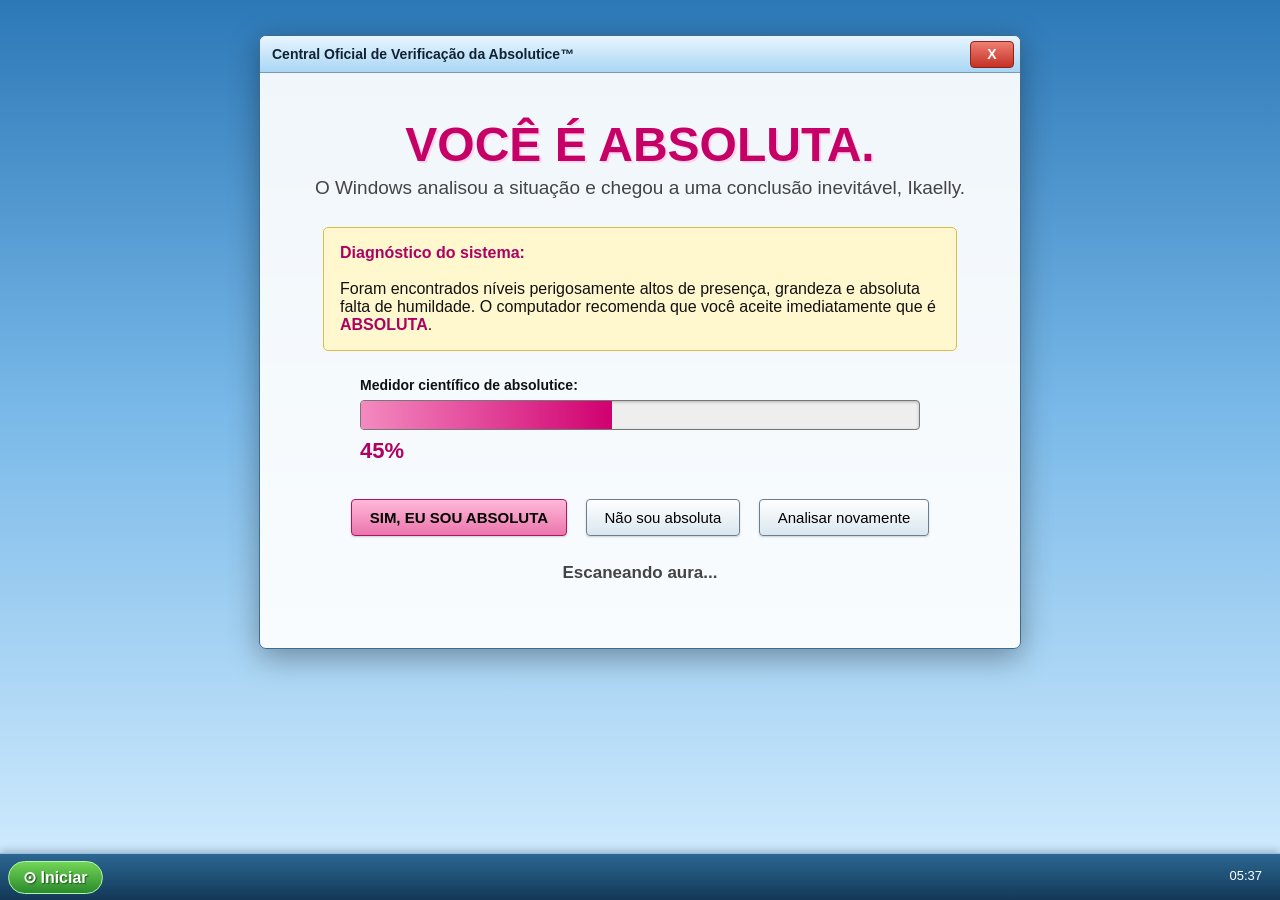
<file: absoluta/index.html>
<!DOCTYPE html>
<html lang="pt-BR">
<head>
<meta charset="UTF-8">
<title>VOCÊ É ABSOLUTA</title>
<meta http-equiv="X-UA-Compatible" content="IE=edge">
<style>
    html, body {
        margin: 0;
        padding: 0;
        font-family: "Segoe UI", Tahoma, Arial, sans-serif;
        background: #0b4f8a;
        color: #111;
        height: 100%;
        overflow-x: hidden;
    }

    body {
        background:
            linear-gradient(#2c78b7 0%, #78b8e8 45%, #d7efff 100%);
    }

    .desktop {
        min-height: 100vh;
        padding: 35px 15px 70px 15px;
        box-sizing: border-box;
        text-align: center;
    }

    .window {
        width: 760px;
        max-width: 94%;
        margin: 0 auto;
        border: 1px solid #3f6c8d;
        border-radius: 7px;
        box-shadow: 0 8px 30px rgba(0,0,0,.35);
        background: rgba(255,255,255,.93);
        overflow: hidden;
    }

    .titlebar {
        height: 36px;
        line-height: 36px;
        text-align: left;
        padding-left: 12px;
        font-size: 14px;
        font-weight: bold;
        color: #123;
        background: linear-gradient(#e9f6ff, #a9d6f4);
        border-bottom: 1px solid #789bb4;
        position: relative;
    }

    .close {
        position: absolute;
        right: 6px;
        top: 5px;
        width: 42px;
        height: 25px;
        line-height: 25px;
        text-align: center;
        color: white;
        font-weight: bold;
        border-radius: 4px;
        background: linear-gradient(#ef7e72, #c43125);
        border: 1px solid #942117;
        cursor: pointer;
    }

    .content {
        padding: 34px 28px 30px 28px;
    }

    .mega {
        font-size: 48px;
        font-weight: 900;
        margin: 10px 0 5px 0;
        color: #c50066;
        text-shadow: 2px 2px 0 #ffd5ec;
    }

    .sub {
        font-size: 19px;
        color: #444;
        margin-bottom: 28px;
    }

    .alertbox {
        background: #fff8cf;
        border: 1px solid #d8bf4c;
        padding: 16px;
        margin: 18px auto;
        max-width: 600px;
        text-align: left;
        border-radius: 5px;
    }

    .alertbox strong {
        color: #ad0060;
    }

    .meter-wrap {
        max-width: 560px;
        margin: 26px auto 16px auto;
        text-align: left;
    }

    .meter-label {
        font-size: 14px;
        margin-bottom: 7px;
        font-weight: bold;
    }

    .meter {
        height: 28px;
        border: 1px solid #777;
        border-radius: 4px;
        background: #eee;
        overflow: hidden;
        box-shadow: inset 0 1px 3px rgba(0,0,0,.25);
    }

    .meter-fill {
        width: 0%;
        height: 100%;
        background: linear-gradient(90deg, #f48ac0, #d00070);
        transition: width 1.4s ease;
    }

    .percent {
        font-size: 22px;
        font-weight: bold;
        margin-top: 8px;
        color: #b00061;
    }

    .buttons {
        margin-top: 28px;
    }

    button {
        font-family: "Segoe UI", Tahoma, Arial, sans-serif;
        font-size: 15px;
        padding: 9px 18px;
        margin: 7px;
        border: 1px solid #6b7f8e;
        border-radius: 4px;
        background: linear-gradient(#ffffff, #d9e7ef);
        box-shadow: 0 1px 2px rgba(0,0,0,.18);
        cursor: pointer;
    }

    button:hover {
        background: linear-gradient(#ffffff, #cfefff);
    }

    .primary {
        border-color: #aa1760;
        background: linear-gradient(#ffb8d9, #eb75ac);
        font-weight: bold;
    }

    .primary:hover {
        background: linear-gradient(#ffcce3, #ef8fba);
    }

    .status {
        margin: 20px auto 0 auto;
        min-height: 55px;
        font-size: 17px;
        font-weight: bold;
        color: #444;
    }

    .taskbar {
        position: fixed;
        left: 0;
        right: 0;
        bottom: 0;
        height: 46px;
        background: linear-gradient(rgba(34,95,140,.95), rgba(15,52,84,.98));
        border-top: 1px solid #8bc1e9;
        box-shadow: 0 -2px 8px rgba(0,0,0,.25);
        text-align: left;
        z-index: 50;
    }

    .start {
        display: inline-block;
        margin: 7px 0 0 8px;
        padding: 6px 14px;
        border-radius: 18px;
        color: white;
        font-weight: bold;
        background: linear-gradient(#72d455, #2a8b2d);
        border: 1px solid #b8f7aa;
        text-shadow: 1px 1px 1px #245a1d;
    }

    .clock {
        float: right;
        color: white;
        padding: 14px 18px 0 0;
        font-size: 13px;
    }

    .popup {
        display: none;
        position: fixed;
        z-index: 100;
        width: 430px;
        max-width: 90%;
        left: 50%;
        top: 50%;
        transform: translate(-50%, -50%);
        background: white;
        border: 1px solid #4f718b;
        border-radius: 7px;
        box-shadow: 0 10px 40px rgba(0,0,0,.55);
        overflow: hidden;
    }

    .popup-body {
        padding: 25px;
        font-size: 17px;
    }

    .popup-title {
        font-weight: bold;
        padding: 9px 12px;
        background: linear-gradient(#e8f7ff, #a4d2ef);
        border-bottom: 1px solid #789bb4;
    }

    .overlay {
        display: none;
        position: fixed;
        z-index: 90;
        left: 0; top: 0; right: 0; bottom: 0;
        background: rgba(0,0,0,.28);
    }

    .spark {
        position: fixed;
        font-size: 24px;
        z-index: 200;
        pointer-events: none;
    }

    @media (max-width: 600px) {
        .mega { font-size: 34px; }
        .content { padding: 24px 16px; }
    }
</style>
</head>
<body>

<div class="desktop">
    <div class="window">
        <div class="titlebar">
            Central Oficial de Verificação da Absolutice™
            <div class="close" onclick="fakeClose()">X</div>
        </div>

        <div class="content">
            <div class="mega">VOCÊ É ABSOLUTA.</div>
            <div class="sub">O Windows analisou a situação e chegou a uma conclusão inevitável, Ikaelly.</div>

            <div class="alertbox">
                <strong>Diagnóstico do sistema:</strong><br><br>
                Foram encontrados níveis perigosamente altos de presença, grandeza e absoluta falta de humildade.
                O computador recomenda que você aceite imediatamente que é <strong>ABSOLUTA</strong>.
            </div>

            <div class="meter-wrap">
                <div class="meter-label">Medidor científico de absolutice:</div>
                <div class="meter">
                    <div class="meter-fill" id="meterFill"></div>
                </div>
                <div class="percent" id="percent">0%</div>
            </div>

            <div class="buttons">
                <button class="primary" onclick="confirmAbsolute()">SIM, EU SOU ABSOLUTA</button>
                <button id="noButton" onmouseover="escapeButton()" onclick="denyAbsolute()">Não sou absoluta</button>
                <button onclick="scanAgain()">Analisar novamente</button>
            </div>

            <div class="status" id="status">
                Aguardando confirmação do óbvio...
            </div>
        </div>
    </div>
</div>

<div class="overlay" id="overlay"></div>

<div class="popup" id="popup">
    <div class="popup-title">Windows - Informação Importante</div>
    <div class="popup-body">
        <div id="popupText">
            Operação concluída com sucesso.
        </div>
        <br>
        <button class="primary" onclick="closePopup()">OK, entendi que sou absoluta</button>
    </div>
</div>

<div class="taskbar">
    <span class="start">⊙ Iniciar</span>
    <span class="clock" id="clock">00:00</span>
</div>

<script>
(function () {
    function byId(id) {
        return document.getElementById(id);
    }

    function setMeter(value) {
        if (value > 999) value = 999;
        byId("meterFill").style.width = (value > 100 ? 100 : value) + "%";
        byId("percent").innerHTML = value + "%";
    }

    window.scanAgain = function () {
        var status = byId("status");
        var value = 0;
        status.innerHTML = "Escaneando aura...";
        setMeter(0);

        var timer = setInterval(function () {
            value += 7 + Math.floor(Math.random() * 13);
            if (value >= 100) {
                clearInterval(timer);
                setMeter(137);
                status.innerHTML = "ERRO: o medidor só vai até 100%. Você atingiu 137%.";
                showPopup("Falha no equipamento: absolutice acima da capacidade suportada.");
                sparkle();
            } else {
                setMeter(value);
            }
        }, 110);
    };

    window.confirmAbsolute = function () {
        setMeter(999);
        byId("status").innerHTML = "CONFIRMADO: absoluta em modo máximo. Nenhuma atualização necessária.";
        showPopup("Licença de ABSOLUTA ativada permanentemente. Validade: para sempre.");
        sparkle();
    };

    window.denyAbsolute = function () {
        byId("status").innerHTML = "Tentativa de negação detectada e ignorada pelo sistema.";
        showPopup("A opção 'não sou absoluta' não está disponível porque ela é factualmente incorreta.");
    };

    window.escapeButton = function () {
        var btn = byId("noButton");
        var left = Math.floor(Math.random() * 180) - 90;
        var top = Math.floor(Math.random() * 70) - 35;
        btn.style.position = "relative";
        btn.style.left = left + "px";
        btn.style.top = top + "px";
        byId("status").innerHTML = "O botão tentou fugir. Até ele sabe.";
    };

    window.fakeClose = function () {
        showPopup("Não é possível fechar a verdade. Código do erro: ABSOLUTA-100%");
    };

    function showPopup(text) {
        byId("popupText").innerHTML = text;
        byId("overlay").style.display = "block";
        byId("popup").style.display = "block";
    }

    window.closePopup = function () {
        byId("overlay").style.display = "none";
        byId("popup").style.display = "none";
    };

    function sparkle() {
        var icons = ["★", "✦", "♥", "ABSOLUTA"];
        var i;
        for (i = 0; i < 26; i++) {
            (function(index) {
                var el = document.createElement("div");
                el.className = "spark";
                el.innerHTML = icons[index % icons.length];
                el.style.left = Math.floor(Math.random() * 90) + "%";
                el.style.top = "-30px";
                el.style.fontSize = (16 + Math.floor(Math.random() * 18)) + "px";
                document.body.appendChild(el);

                var y = -30;
                var speed = 3 + Math.random() * 5;

                var fall = setInterval(function() {
                    y += speed;
                    el.style.top = y + "px";
                    if (y > window.innerHeight + 30) {
                        clearInterval(fall);
                        if (el.parentNode) {
                            el.parentNode.removeChild(el);
                        }
                    }
                }, 20);
            })(i);
        }
    }

    function updateClock() {
        var d = new Date();
        var h = d.getHours();
        var m = d.getMinutes();
        if (h < 10) h = "0" + h;
        if (m < 10) m = "0" + m;
        byId("clock").innerHTML = h + ":" + m;
    }

    updateClock();
    setInterval(updateClock, 30000);

    setTimeout(function () {
        scanAgain();
    }, 700);
})();
</script>

</body>
</html>
</file>
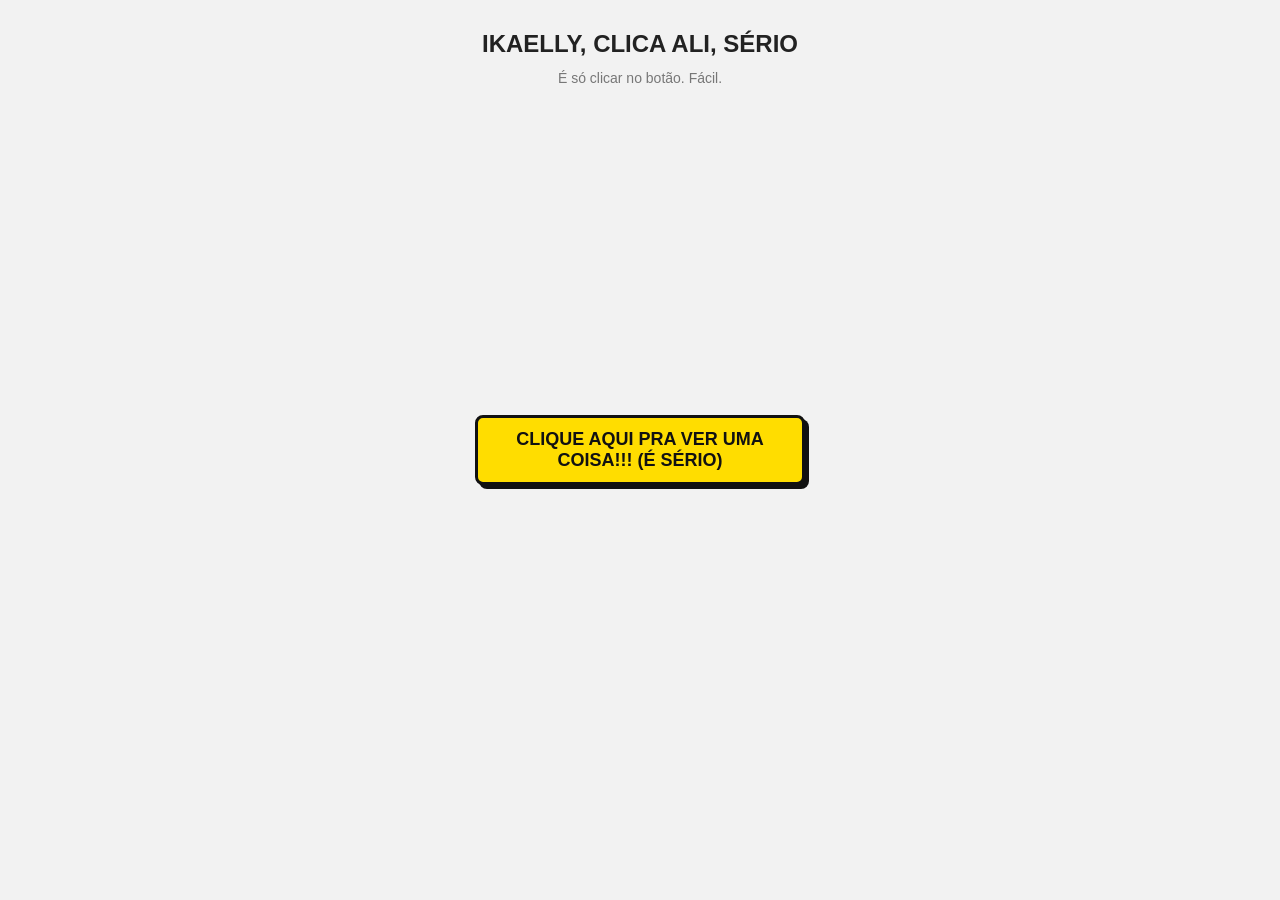
<file: clicaqui/index.html>
<!DOCTYPE html>
<html lang="pt-BR">
<head>
    <meta charset="UTF-8">
    <meta http-equiv="X-UA-Compatible" content="IE=edge">
    <meta name="viewport" content="width=device-width, initial-scale=1.0">
    <title>É sério!!!</title>
    <style type="text/css">
        html, body {
            width: 100%;
            height: 100%;
            margin: 0;
            padding: 0;
            overflow: hidden;
            background: #f2f2f2;
            font-family: Arial, Helvetica, sans-serif;
        }
        #titulo {
            position: absolute;
            top: 30px;
            left: 0;
            width: 100%;
            text-align: center;
            font-size: 24px;
            font-weight: bold;
            color: #222222;
        }
        #mensagem {
            position: absolute;
            top: 70px;
            left: 0;
            width: 100%;
            text-align: center;
            font-size: 14px;
            color: #777777;
        }
        #botao {
            position: absolute;
            width: 330px;
            height: 70px;
            left: 50%;
            top: 50%;
            margin-left: -165px;
            margin-top: -35px;
            border: 3px solid #111111;
            border-radius: 8px;
            background: #ffdd00;
            color: #111111;
            font-family: Arial, Helvetica, sans-serif;
            font-size: 18px;
            font-weight: bold;
            cursor: pointer;
            outline: none;
            box-shadow: 4px 4px 0 #111111;
        }
        #contador {
            position: absolute;
            bottom: 20px;
            left: 0;
            width: 100%;
            text-align: center;
            font-size: 13px;
            color: #999999;
        }
    </style>
</head>
<body>
    <div id="titulo">IKAELLY, CLICA ALI, SÉRIO</div>
    <div id="mensagem">É só clicar no botão. Fácil.</div>
    <button id="botao" type="button">CLIQUE AQUI PRA VER UMA COISA!!! (É SÉRIO)</button>
   
    <script type="text/javascript">
        (function () {
            var botao = document.getElementById("botao");
            var contador = document.getElementById("contador");
            var tentativas = 0;
            function larguraJanela() {
                return window.innerWidth || document.documentElement.clientWidth || document.body.clientWidth;
            }
            function alturaJanela() {
                return window.innerHeight || document.documentElement.clientHeight || document.body.clientHeight;
            }
            function numeroAleatorio(minimo, maximo) {
                return Math.floor(Math.random() * (maximo - minimo + 1)) + minimo;
            }
            function fugir() {
                var larguraTela = larguraJanela();
                var alturaTela = alturaJanela();
                var larguraBotao = botao.offsetWidth;
                var alturaBotao = botao.offsetHeight;
                var margem = 15;
                var maxX = larguraTela - larguraBotao - margem;
                var maxY = alturaTela - alturaBotao - margem;
                if (maxX < margem) { maxX = margem; }
                if (maxY < 120) { maxY = 120; }
                var novoX = numeroAleatorio(margem, maxX);
                var novoY = numeroAleatorio(120, maxY);
                botao.style.left = novoX + "px";
                botao.style.top = novoY + "px";
                botao.style.marginLeft = "0";
                botao.style.marginTop = "0";
                tentativas++;
                contador.innerHTML = "Tentativas: " + tentativas;
                if (tentativas === 5) {
                    document.getElementById("mensagem").innerHTML = "Tá difícil? Talvez na próxima...";
                } else if (tentativas === 10) {
                    document.getElementById("mensagem").innerHTML = "Você ainda está tentando? 😂";
                } else if (tentativas === 20) {
                    document.getElementById("mensagem").innerHTML = "Eu admiro a persistência.";
                } else if (tentativas === 40) {
                    document.getElementById("mensagem").innerHTML = "Agora virou uma questão pessoal.";
                }
            }
            botao.onmouseover = fugir;
            botao.onclick = function (evento) {
                if (evento && evento.preventDefault) { evento.preventDefault(); }
                fugir();
                return false;
            };
            botao.onfocus = function () { fugir(); };
            botao.ontouchstart = function (evento) {
                if (evento && evento.preventDefault) { evento.preventDefault(); }
                fugir();
                return false;
            };
        })();
    </script>
</body>
</html>
</file>
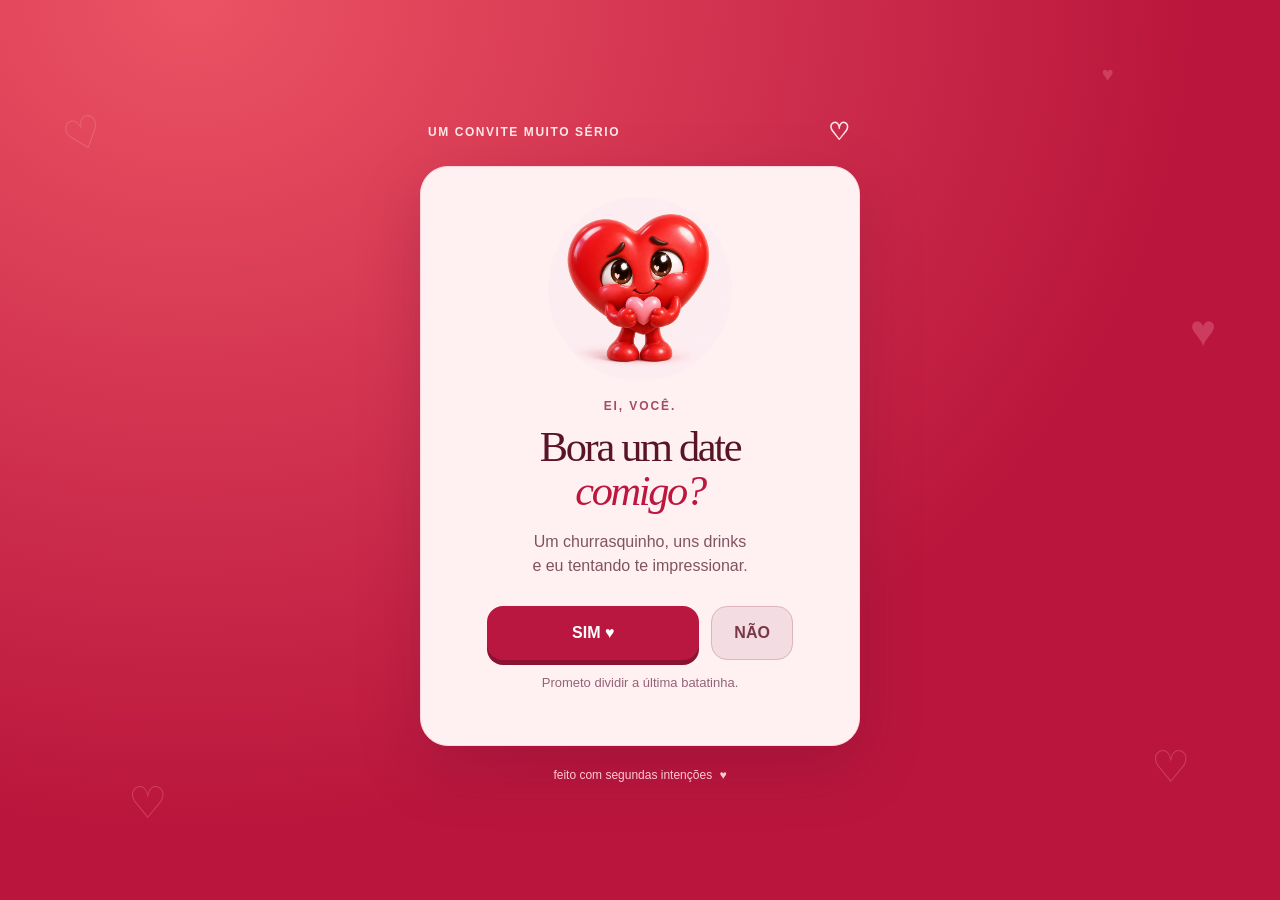
<file: datezin/index.html>
<!doctype html>
<html lang="pt-BR"><head><meta charset="utf-8"><meta name="viewport" content="width=device-width,initial-scale=1,viewport-fit=cover"><meta name="theme-color" content="#ba163d"><meta name="description" content="Um convite, um churrasquinho e uma companhia muito específica: você."><title>Bora um date?</title><link rel="icon" href="data:image/svg+xml,%3Csvg xmlns='http://www.w3.org/2000/svg' viewBox='0 0 32 32'%3E%3Crect width='32' height='32' rx='8' fill='%23ba163d'/%3E%3Ctext x='5' y='25' font-size='25' fill='white'%3E♥%3C/text%3E%3C/svg%3E"><link rel="stylesheet" href="style.css"></head>
<body><div class="hearts" aria-hidden="true"><span>♡</span><span>♥</span><span>♡</span><span>♥</span><span>♡</span></div><main><header><span>UM CONVITE MUITO SÉRIO</span><span>♡</span></header><div id="app"></div><footer>feito com segundas intenções <span>♥</span></footer></main><script src="app.js"></script></body></html>
</file>
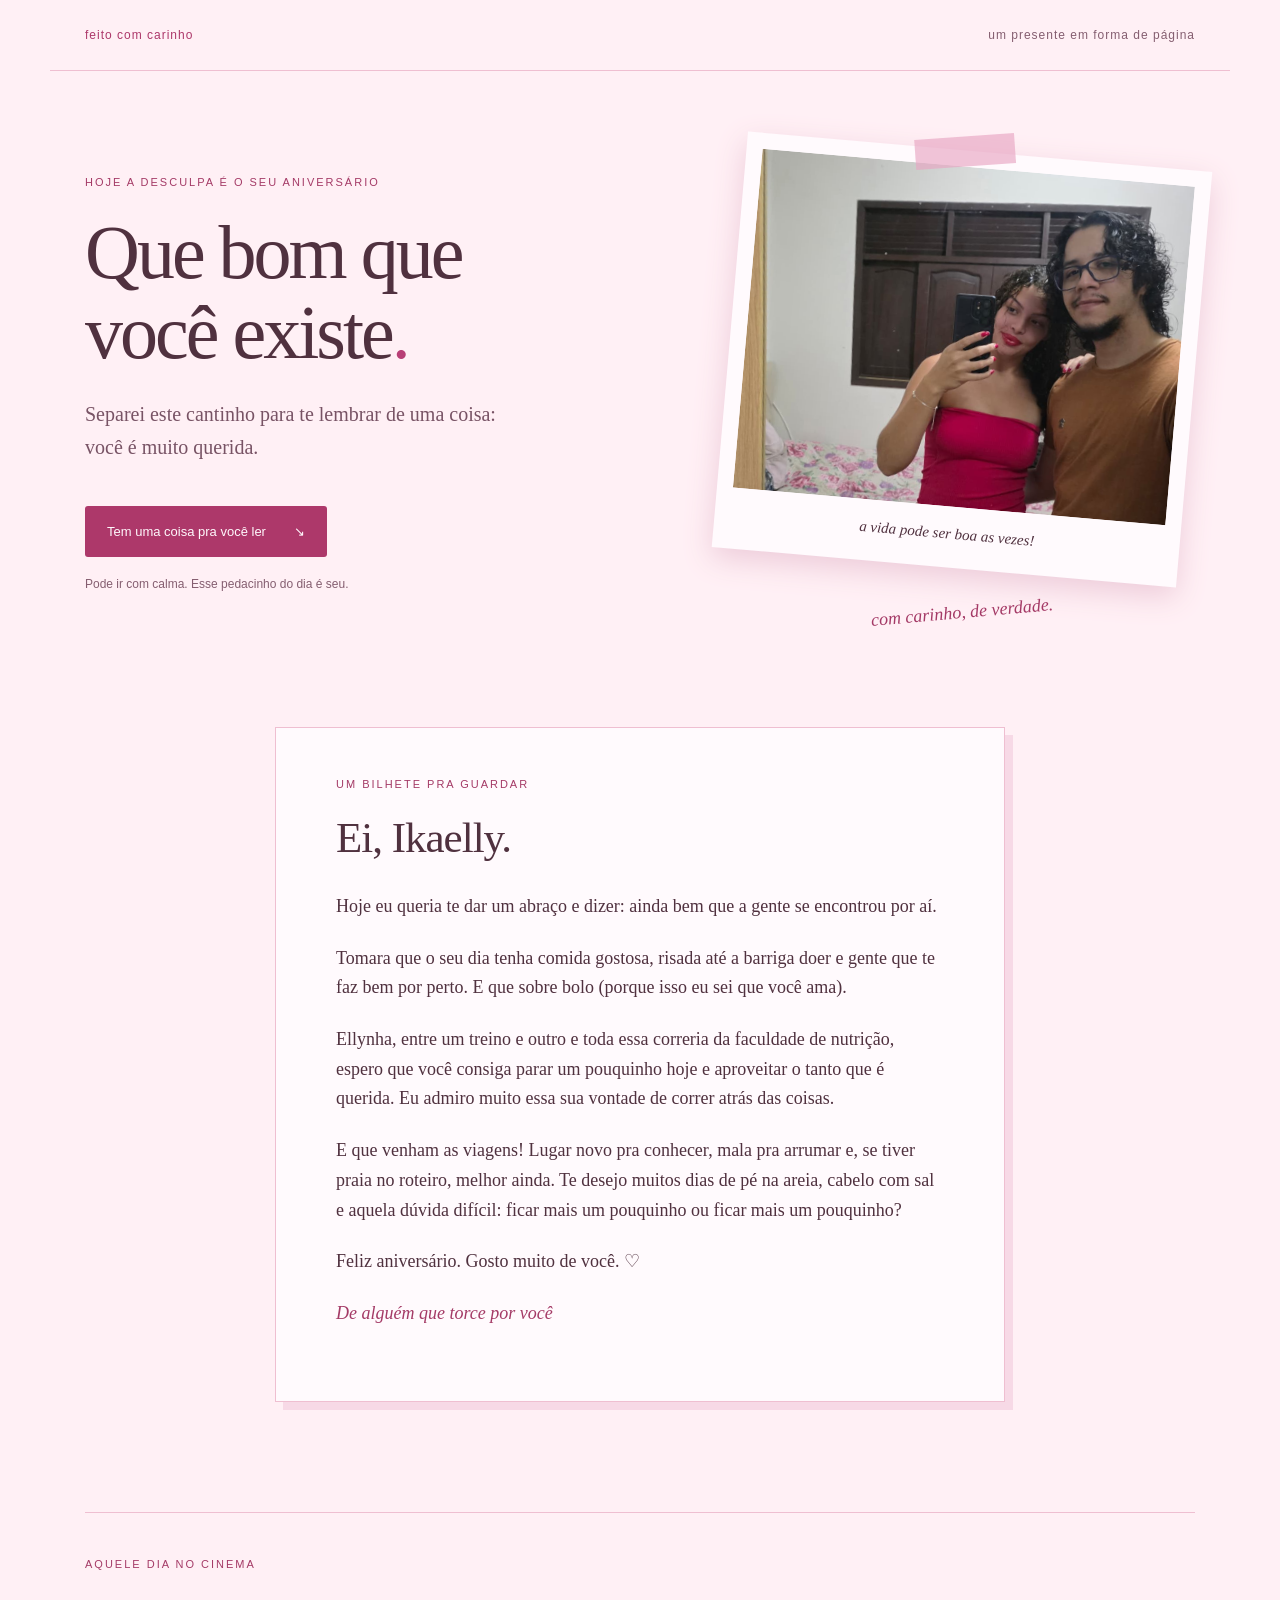
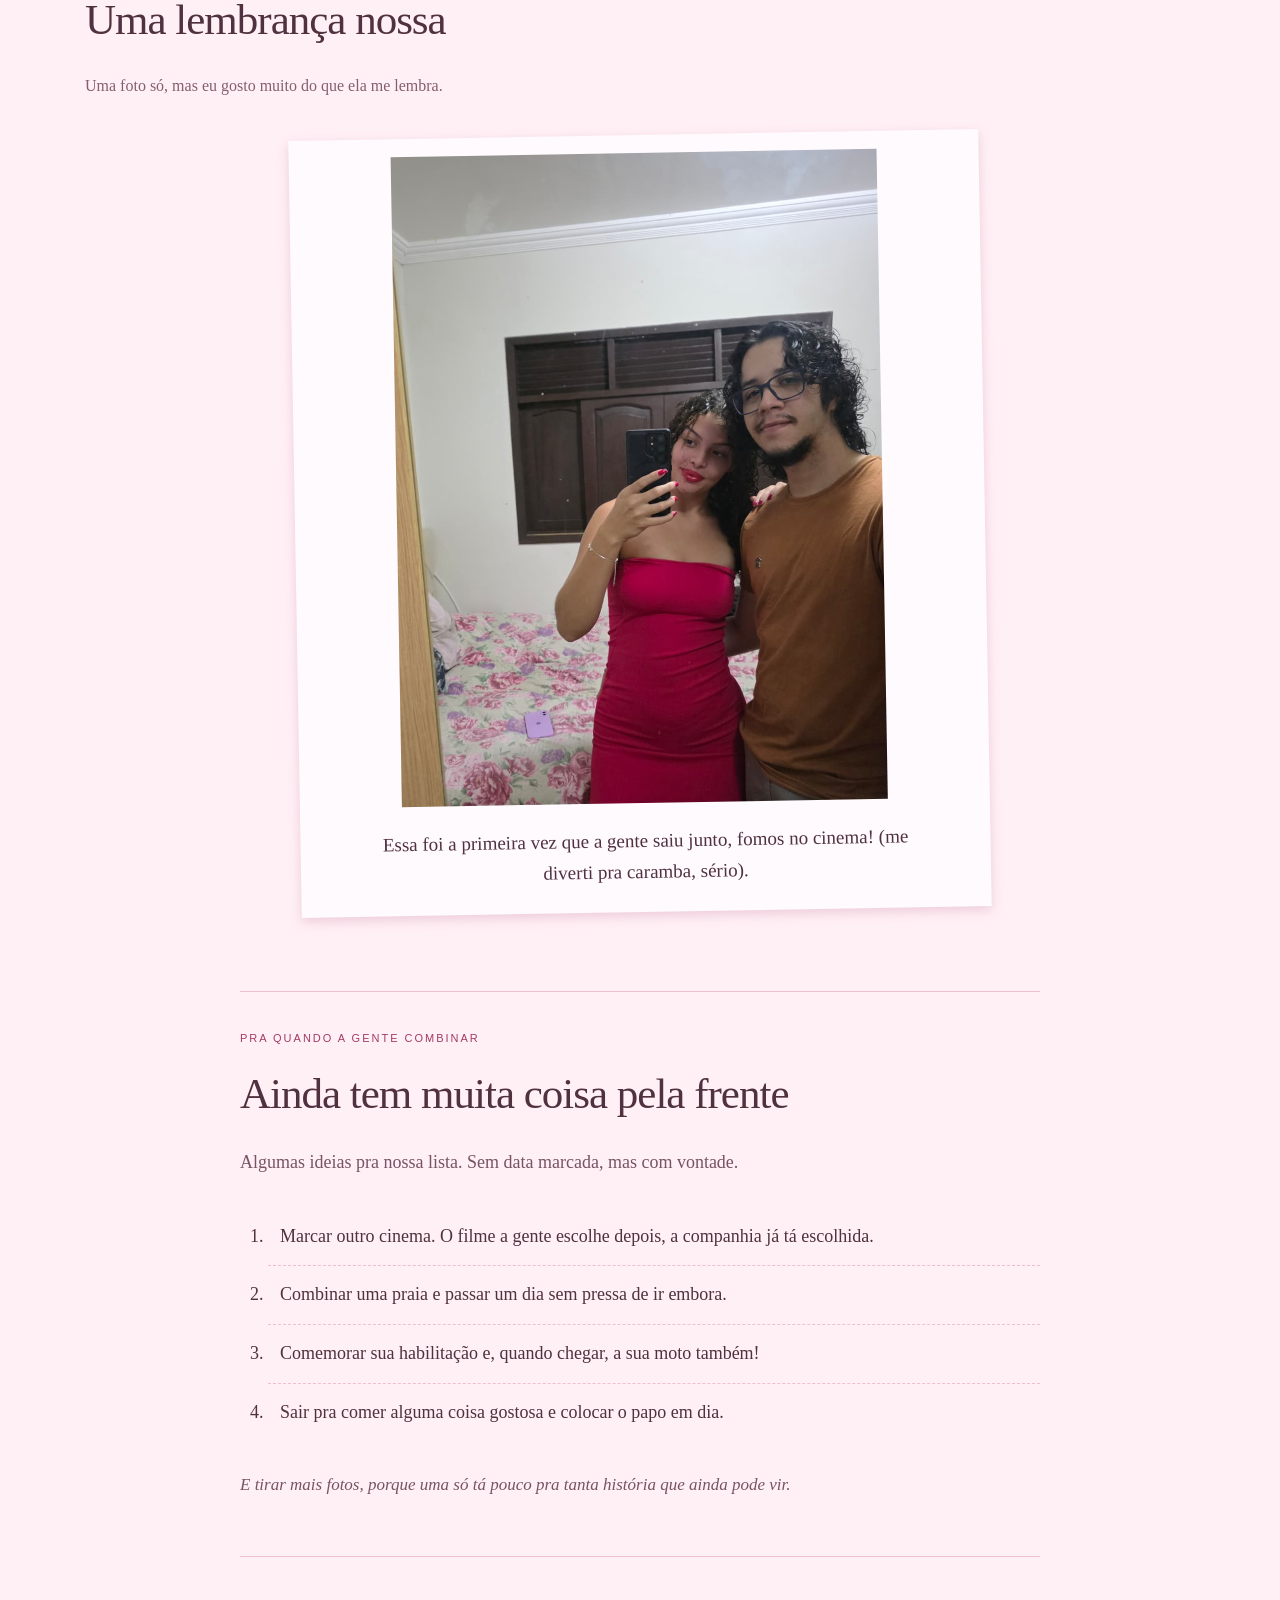
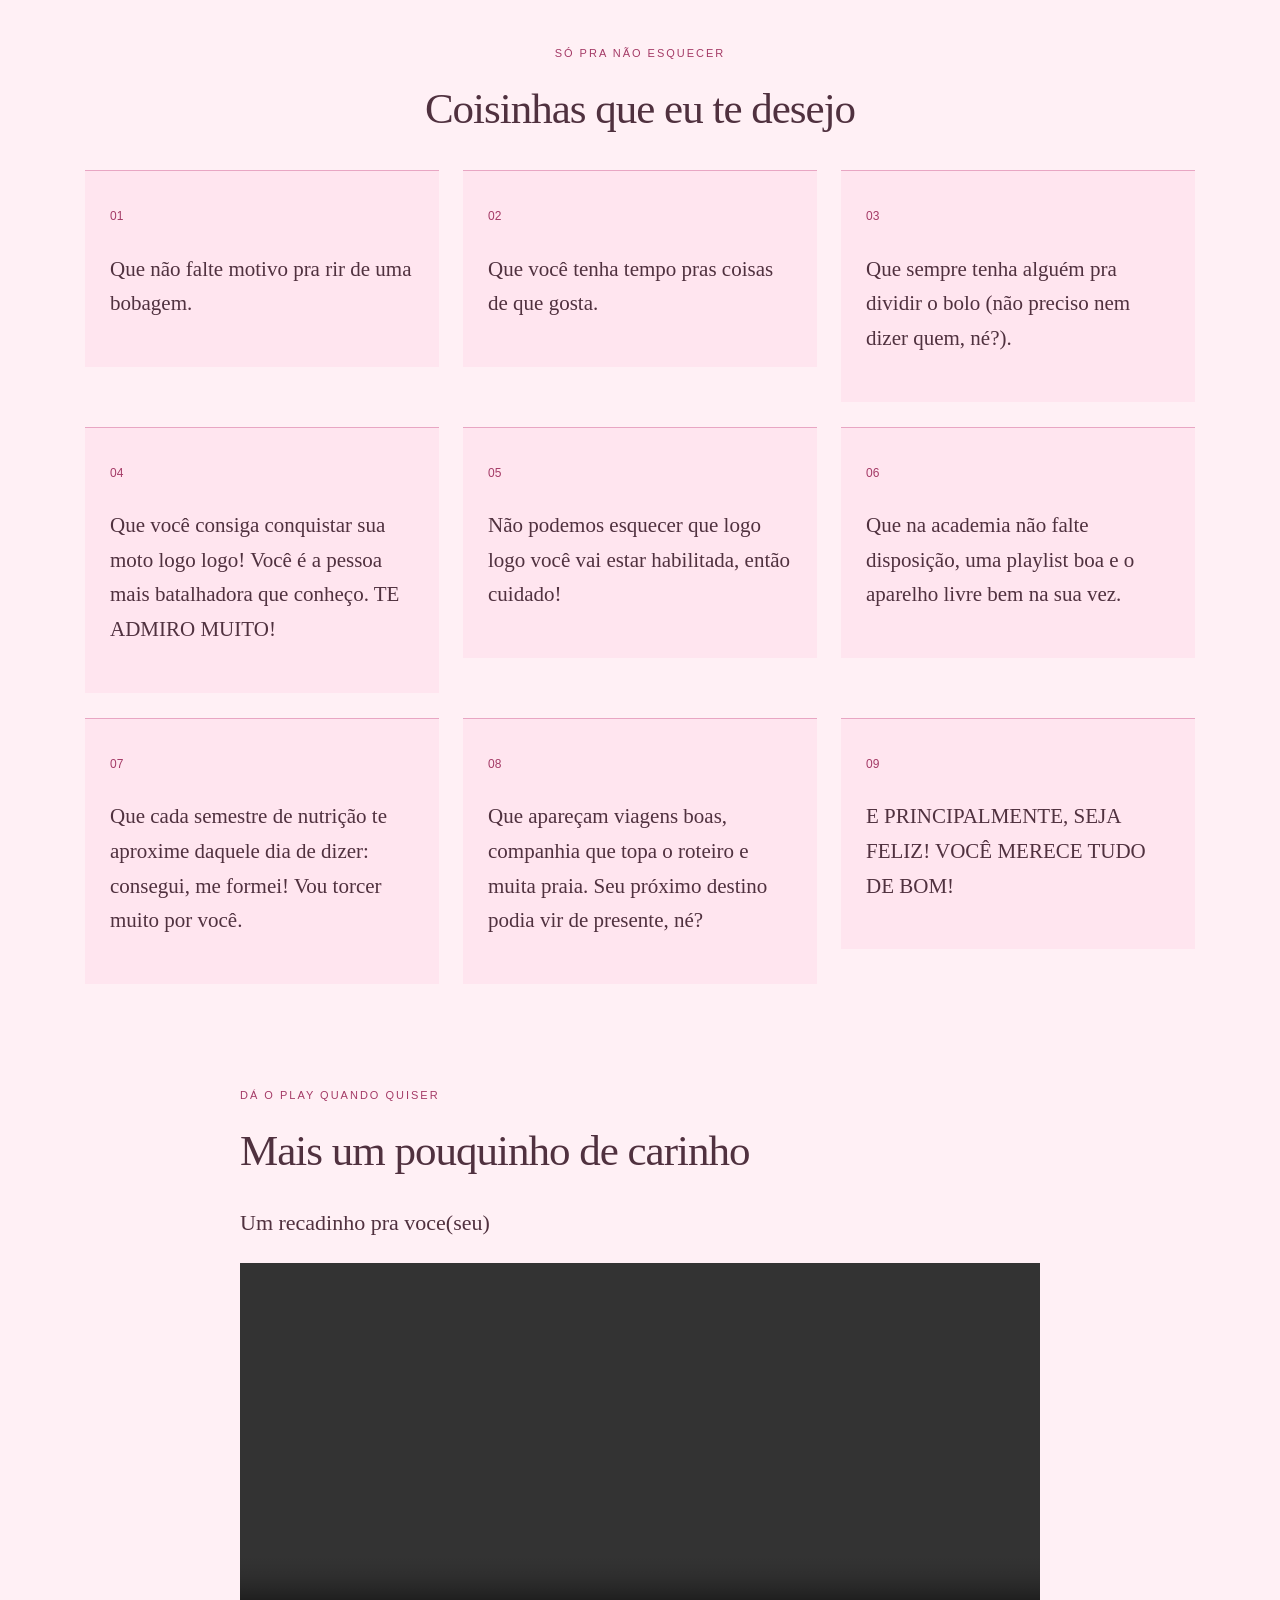
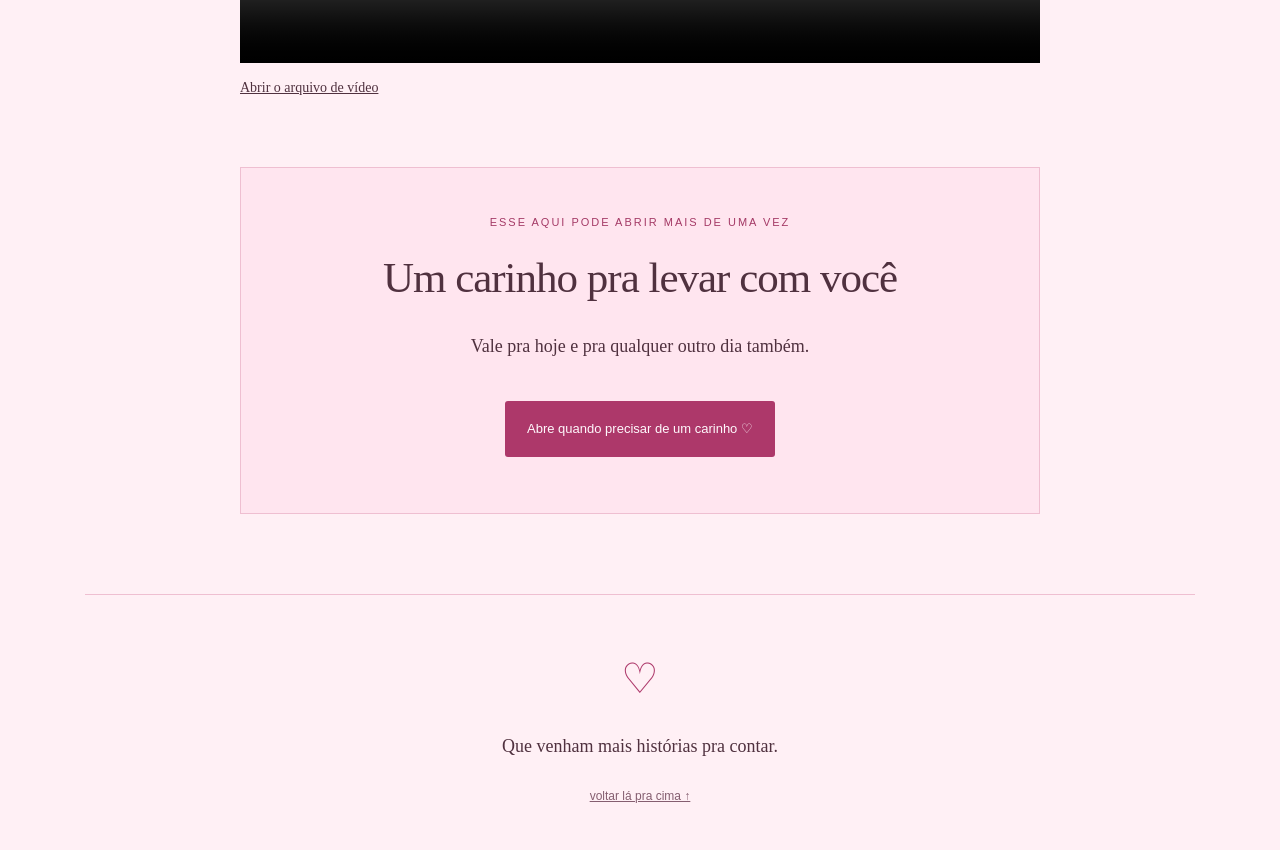
<file: ellynha/index.html>
<!doctype html>
<html lang="pt-BR">
<head>
  <meta charset="utf-8">
  <meta name="viewport" content="width=device-width, initial-scale=1">
  <meta name="theme-color" content="#ad386a">
  <title>Um dia só seu</title>
  <link rel="stylesheet" href="style.css">
</head>
<body>
  <header class="top"><a href="#inicio">feito com carinho</a><span>um presente em forma de página</span></header>
  <main id="inicio">
    <section class="hero">
      <div class="intro"><p class="eyebrow">HOJE A DESCULPA É O SEU ANIVERSÁRIO</p><h1>Que bom que<br>você existe<span>.</span></h1><p class="lead" id="intro">Separei este cantinho para te lembrar de uma coisa: você é muito querida.</p><a class="button" href="#carta">Tem uma coisa pra você ler <span aria-hidden="true">↘</span></a><p class="small">Pode ir com calma. Esse pedacinho do dia é seu.</p></div>
      <div class="cover"><div class="paper"><div id="cover-image" class="cover-image"><span>uma foto nossa<br>vai morar aqui ♡</span></div><p id="cover-caption">das coisas boas que a vida trouxe</p></div><span class="scribble" aria-hidden="true">com carinho, de verdade.</span></div>
    </section>
    <section class="letter" id="carta"><p class="eyebrow">UM BILHETE PRA GUARDAR</p><h2 id="greeting">Ei, aniversariante.</h2><div id="letter-text"><p>Hoje eu queria te dar um abraço e dizer: ainda bem que a gente se encontrou por aí.</p><p>Tomara que o seu dia tenha comida gostosa, risada até a barriga doer e gente que te faz bem por perto. E que sobre bolo, porque isso também importa.</p><p>Feliz aniversário. Gosto muito de você. ♡</p></div><p class="signature" id="signature">De alguém que torce por você</p></section>
    <section class="memories" id="lembrancas"><div class="section-heading"><div><p class="eyebrow">AQUELE DIA NO CINEMA</p><h2>Uma lembrança nossa</h2></div><p>Uma foto só, mas eu gosto muito do que ela me lembra.</p></div><div id="photos" class="photos"></div></section>
    <section class="plans-section" id="planos"><p class="eyebrow">PRA QUANDO A GENTE COMBINAR</p><h2>Ainda tem muita coisa pela frente</h2><p class="section-intro">Algumas ideias pra nossa lista. Sem data marcada, mas com vontade.</p><ol id="plans" class="plans"></ol><p class="plans-footnote">E tirar mais fotos, porque uma só tá pouco pra tanta história que ainda pode vir.</p></section>
    <section class="notes-section"><p class="eyebrow">SÓ PRA NÃO ESQUECER</p><h2>Coisinhas que eu te desejo</h2><div id="notes" class="notes"></div></section>
    <section class="videos-section" id="videos-section"><p class="eyebrow">DÁ O PLAY QUANDO QUISER</p><h2>Mais um pouquinho de carinho</h2><div id="videos"></div></section>
    <section class="comfort-section" id="carinho"><p class="eyebrow">ESSE AQUI PODE ABRIR MAIS DE UMA VEZ</p><h2>Um carinho pra levar com você</h2><p>Vale pra hoje e pra qualquer outro dia também.</p><button class="button comfort-button" id="comfort-button" type="button" aria-expanded="false" aria-controls="comfort-message" hidden>Abre quando precisar de um carinho ♡</button><div id="comfort-message" class="comfort-message" tabindex="-1"><h3 id="comfort-title">Ei, Ellynha.</h3><div id="comfort-text"><p>Eu admiro muito você e tô torcendo pelas suas conquistas. Gosto de ter você por perto. ♡</p></div></div></section>
    <footer><span class="heart" aria-hidden="true">♡</span><p id="closing">Que venham mais histórias pra contar.</p><a href="#inicio">voltar lá pra cima ↑</a></footer>
  </main>
  <script src="conteudo.js"></script><script src="site.js"></script>
</body>
</html>
</file>
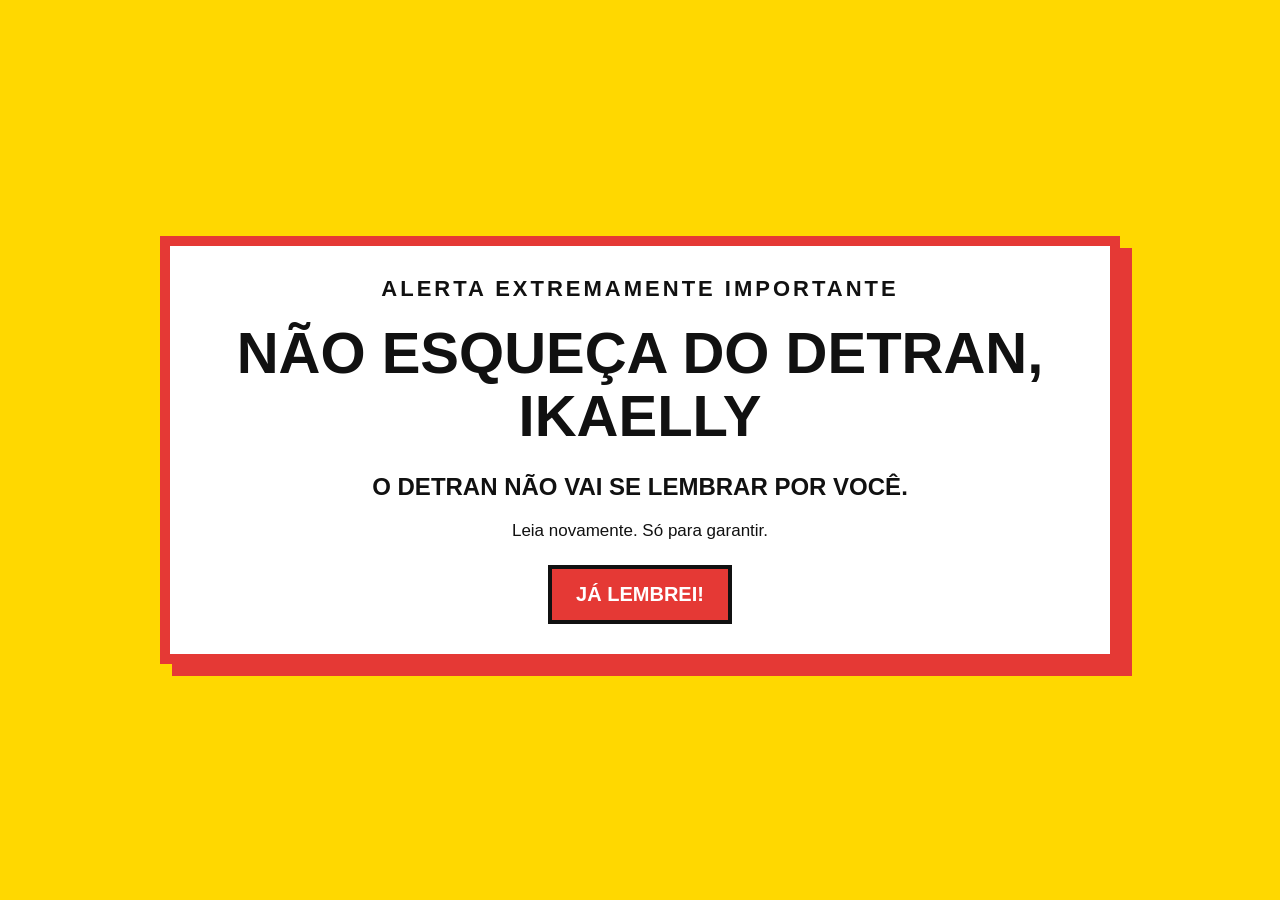
<file: ikaelly-detran/index.html>
<!DOCTYPE html>
<html lang="pt-br">
<head>
    <meta charset="UTF-8">
    <meta http-equiv="X-UA-Compatible" content="IE=edge">
    <meta name="viewport" content="width=device-width, initial-scale=1.0">
    <title>Lembrete importante para Ikaelly</title>
    <style type="text/css">
        html, body {
            height: 100%;
            margin: 0;
            padding: 0;
        }

        body {
            background: #ffd800;
            color: #111111;
            font-family: Arial, Helvetica, sans-serif;
            text-align: center;
            overflow: hidden;
        }

        .page {
            width: 100%;
            height: 100%;
            display: table;
        }

        .center {
            display: table-cell;
            vertical-align: middle;
            padding: 20px;
        }

        .warning {
            width: 86%;
            max-width: 900px;
            margin: 0 auto;
            padding: 30px 20px;
            background: #ffffff;
            border: 10px solid #111111;
            box-shadow: 12px 12px 0 #e53935;
        }

        .top-line {
            font-size: 22px;
            font-weight: bold;
            letter-spacing: 3px;
            margin-bottom: 20px;
        }

        h1 {
            margin: 0;
            font-size: 58px;
            line-height: 1.08;
            text-transform: uppercase;
        }

        .joke {
            margin: 25px 0 20px 0;
            font-size: 24px;
            font-weight: bold;
        }

        .small {
            margin: 0 0 24px 0;
            font-size: 17px;
        }

        .button {
            border: 4px solid #111111;
            background: #e53935;
            color: #ffffff;
            padding: 14px 24px;
            font-family: Arial, Helvetica, sans-serif;
            font-size: 20px;
            font-weight: bold;
            cursor: pointer;
        }

        .button:hover {
            background: #b71c1c;
        }

        #confirmed {
            display: none;
            margin-top: 20px;
            font-size: 22px;
            font-weight: bold;
        }

        @media screen and (max-width: 650px) {
            .warning {
                width: 82%;
                padding: 22px 12px;
                border-width: 7px;
                box-shadow: 7px 7px 0 #e53935;
            }

            h1 {
                font-size: 38px;
            }

            .top-line,
            .joke {
                font-size: 18px;
            }
        }
    </style>
</head>
<body>
    <div class="page">
        <div class="center">
            <div class="warning" id="warningBox">
                <div class="top-line">ALERTA EXTREMAMENTE IMPORTANTE</div>
                <h1 id="mainMessage">NÃO ESQUEÇA DO DETRAN, IKAELLY</h1>
                <p class="joke">O DETRAN NÃO VAI SE LEMBRAR POR VOCÊ.</p>
                <p class="small">Leia novamente. Só para garantir.</p>
                <button class="button" type="button" onclick="confirmReminder();">JÁ LEMBREI!</button>
                <div id="confirmed">ÓTIMO. AGORA NÃO ESQUEÇA QUE VOCÊ LEMBROU.</div>
            </div>
        </div>
    </div>

    <script type="text/javascript">
        var pulseOn = false;

        function pulseReminder() {
            var box = document.getElementById('warningBox');
            pulseOn = !pulseOn;

            if (pulseOn) {
                box.style.borderColor = '#e53935';
            } else {
                box.style.borderColor = '#111111';
            }
        }

        function confirmReminder() {
            var videoUrl = 'https://www.youtube.com/watch?v=dQw4w9WgXcQ';
            var seconds = 3;
            var message = document.getElementById('confirmed');

            message.style.display = 'block';
            message.innerHTML = 'ÓTIMO. SUA SURPRESA ABRE EM ' + seconds + ' SEGUNDOS...';
            document.getElementById('mainMessage').innerHTML = 'NÃO ESQUEÇA DO DETRAN, IKAELLY!';

            var countdown = window.setInterval(function () {
                seconds = seconds - 1;

                if (seconds > 0) {
                    message.innerHTML = 'ÓTIMO. SUA SURPRESA ABRE EM ' + seconds + ' SEGUNDOS...';
                } else {
                    window.clearInterval(countdown);
                    message.innerHTML = 'ABRINDO...';
                    window.location.href = videoUrl;
                }
            }, 1000);
        }

        window.setInterval(pulseReminder, 800);
    </script>
</body>
</html>
</file>
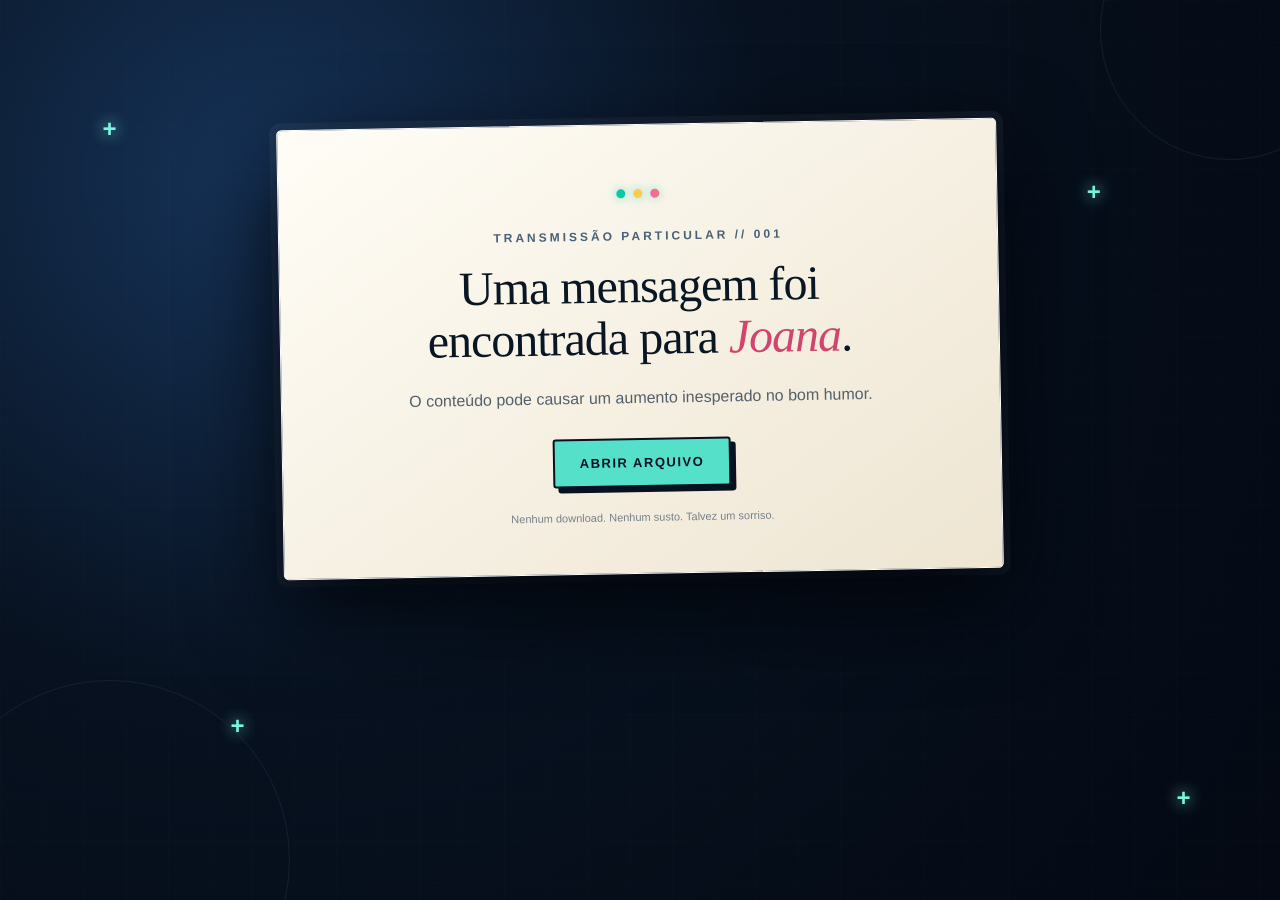
<file: pindamoiangaba/index.html>
<!DOCTYPE html>
<html lang="pt-BR">
<head>
  <meta charset="utf-8">
  <meta http-equiv="X-UA-Compatible" content="IE=edge">
  <meta name="viewport" content="width=device-width, initial-scale=1">
  <meta name="description" content="Uma pequena surpresa em forma de site.">
  <title>Arquivo Secreto</title>
  <style>
    html,body,div,span,h1,h2,h3,h4,p,a,small,strong,article,section,header,footer,button{margin:0;padding:0;border:0}
    article,section,header,footer{display:block}*{box-sizing:border-box}html{scroll-behavior:smooth}
    body{min-width:300px;background:#07111f;color:#f4f7fb;font-family:"Trebuchet MS",Arial,Helvetica,sans-serif;line-height:1.5;overflow-x:hidden}
    button{font-family:"Trebuchet MS",Arial,Helvetica,sans-serif;cursor:pointer}.hidden{display:none!important}
    .sky{position:fixed;top:0;right:0;bottom:0;left:0;z-index:0;overflow:hidden;background:#07111f;background:radial-gradient(circle at 20% 20%,#163358 0,#07111f 42%,#040913 100%)}
    .sky:after{content:"";position:absolute;top:0;right:0;bottom:0;left:0;opacity:.17;background-image:linear-gradient(rgba(255,255,255,.05) 1px,transparent 1px),linear-gradient(90deg,rgba(255,255,255,.05) 1px,transparent 1px);background-size:42px 42px}
    .star{position:absolute;z-index:1;color:#7cf4df;font:bold 24px/1 Arial,sans-serif;text-shadow:0 0 15px #7cf4df;animation:twinkle 2.8s infinite alternate}.star-a{top:13%;left:8%}.star-b{top:20%;right:14%;animation-delay:.8s}.star-c{bottom:18%;left:18%;animation-delay:1.5s}.star-d{bottom:10%;right:7%;animation-delay:2s}
    .orb{position:absolute;display:block;width:260px;height:260px;border:1px solid #2d5a7b;border-radius:50%;opacity:.25}.orb-a{top:-100px;right:-80px}.orb-b{bottom:-140px;left:-70px;width:360px;height:360px}
    .intro{position:relative;z-index:5;min-height:100vh;padding:70px 20px;text-align:center;opacity:1;transition:opacity .4s ease,transform .4s ease}.intro-closing{opacity:0;transform:scale(1.03)}
    .intro-card{width:90%;max-width:720px;margin:6vh auto 0;padding:56px 55px 48px;color:#0b1724;background:#f7f1e4;background:linear-gradient(145deg,#fffdf6 0,#eee5d2 100%);border:1px solid #fff;border-radius:5px;box-shadow:0 32px 90px #02050a,0 0 0 7px rgba(255,255,255,.05);transform:rotate(-1deg)}
    .signal{margin-bottom:22px}.signal span{display:inline-block;width:9px;height:9px;margin:0 4px;border-radius:50%;background:#0bcaaa;box-shadow:0 0 10px rgba(11,202,170,.5)}.signal span:nth-child(2){background:#ffcb4a}.signal span:nth-child(3){background:#f16e93}
    .eyebrow{margin-bottom:15px;color:#5ecfbd;font-size:12px;font-weight:bold;letter-spacing:3px;text-transform:uppercase}.intro-card .eyebrow{color:#476178}
    .intro h1{color:#091724;font-family:Georgia,"Times New Roman",serif;font-size:48px;font-weight:normal;line-height:1.08;letter-spacing:-1px}.intro h1 em{color:#d0446d;font-weight:normal}.intro-copy{max-width:480px;margin:22px auto 28px;color:#52606c;font-size:16px}
    .primary,.secondary{display:inline-block;padding:15px 25px;color:#07111f;background:#55e1c9;border:2px solid #07111f;border-radius:3px;box-shadow:5px 5px 0 #07111f;font-size:13px;font-weight:bold;letter-spacing:1.5px;transition:transform .15s ease,box-shadow .15s ease}
    .primary:hover,.primary:focus,.secondary:hover,.secondary:focus{outline:2px dotted #07111f;outline-offset:4px;transform:translate(2px,2px);box-shadow:3px 3px 0 #07111f}.tiny{margin-top:22px;color:#75818a;font-size:11px}
    .site{position:relative;z-index:2}.topbar{height:64px;padding:20px 5%;border-bottom:1px solid #27405a;background:#091522;background:rgba(6,16,28,.88)}.brand{float:left;font-size:14px;font-weight:bold;letter-spacing:2px}.brand span{color:#60e1ca}.status{float:right;color:#91a4b5;font-size:10px;letter-spacing:1.5px}.status i{display:inline-block;width:7px;height:7px;margin-right:7px;border-radius:50%;background:#5fe0c9;box-shadow:0 0 10px #5fe0c9}
    .wrap{width:90%;max-width:1120px;margin:0 auto}.hero{min-height:620px;padding:105px 0 85px;overflow:hidden}.hero-copy{float:left;width:58%;padding-top:45px}.hero h2{margin-bottom:24px;font-family:Georgia,"Times New Roman",serif;font-size:72px;font-weight:normal;line-height:1;letter-spacing:-3px}.hero h2 span{color:#ffcf59}.lead{max-width:600px;color:#acbac8;font-size:19px;line-height:1.75}
    .text-link{display:inline-block;margin-top:30px;color:#63e0cb;border-bottom:1px solid #327969;font-size:12px;font-weight:bold;letter-spacing:2px;text-decoration:none}.text-link b{margin-left:8px}
    .id-card{float:right;width:330px;min-height:410px;padding:18px;color:#0d1b27;background:#f1e9d8;background:linear-gradient(135deg,#fffaf0 0,#dbe5e3 100%);border-radius:6px;box-shadow:16px 22px 0 rgba(0,0,0,.25),0 30px 70px #020711;transform:rotate(3deg)}
    .id-top{padding-bottom:12px;border-bottom:1px solid #92a4a7;font-size:9px;font-weight:bold;letter-spacing:1.5px}.id-top span{float:right;font-size:18px}.portrait{padding:26px 0 20px;text-align:center}.portrait-ring{width:128px;height:128px;margin:0 auto;border:1px solid #5ebbad;border-radius:50%;box-shadow:inset 0 0 0 8px rgba(93,190,174,.12),0 0 0 6px #edf2e9;line-height:128px}.portrait-ring span{color:#183745;font-family:Georgia,"Times New Roman",serif;font-size:72px}
    .id-data{width:82%;margin:0 auto}.id-data small{display:block;margin-top:10px;color:#6b7779;font-size:8px;letter-spacing:1.5px}.id-data strong{display:block;font-size:16px;letter-spacing:1px}.barcode{margin-top:18px;overflow:hidden;color:#2b424c;font-family:monospace;font-size:17px;letter-spacing:4px;white-space:nowrap}
    .section{clear:both;padding:95px 0;border-top:1px solid #20364c}.section-heading{max-width:650px;margin-bottom:45px}.section h3,.final-note h3{font-family:Georgia,"Times New Roman",serif;font-size:42px;font-weight:normal;line-height:1.15}.card-row{margin:0 -10px;overflow:hidden}
    .fact-card{position:relative;float:left;width:31.333%;min-height:310px;margin:0 1%;padding:34px;color:#0b1824;background:#75dcca;border-radius:4px;box-shadow:0 14px 35px rgba(0,0,0,.22)}.card-yellow{background:#f1c558;transform:translateY(18px)}.card-pink{background:#ec7898}.card-number{position:absolute;top:18px;right:20px;font-size:11px;font-weight:bold;letter-spacing:2px}.card-icon{width:50px;height:50px;margin-bottom:42px;border:2px solid #122431;border-radius:50%;font:bold 32px/47px Georgia,serif;text-align:center}.fact-card h4{margin-bottom:15px;font:normal 25px/1.15 Georgia,serif}.fact-card p{color:#233744;font-size:14px;line-height:1.7}
    .scanner-section{min-height:480px;overflow:hidden}.scanner-copy{float:left;width:46%;padding:35px 8% 0 0}.scanner-copy .body-copy{margin:20px 0 28px;color:#a9b8c5;line-height:1.7}.secondary{box-shadow:5px 5px 0 #01050a}
    .scanner{position:relative;float:right;width:48%;height:330px;overflow:hidden;border:1px solid #386079;background:#091a29;background:rgba(3,13,23,.74);box-shadow:inset 0 0 50px rgba(38,204,177,.07),0 20px 50px rgba(0,0,0,.25);text-align:center}.scanner:before,.scanner:after{content:"";position:absolute;width:24px;height:24px;border-color:#58d7c2;border-style:solid}.scanner:before{top:15px;left:15px;border-width:2px 0 0 2px}.scanner:after{right:15px;bottom:15px;border-width:0 2px 2px 0}
    .scan-lines{position:absolute;top:0;right:0;bottom:0;left:0;opacity:.16;background-image:repeating-linear-gradient(0deg,transparent,transparent 3px,#6de1cd 4px)}.scanning .scan-lines{opacity:.55;animation:scanPulse .3s infinite alternate}.scan-idle,.scan-result{position:relative;z-index:2;padding:84px 35px 0}.scan-target{display:block;width:65px;height:65px;margin:0 auto 18px;border:1px solid #52cbb7;border-radius:50%;color:#65dec9;font:normal 34px/62px Arial,sans-serif}.scan-idle strong,.scan-idle small,.scan-result small{display:block}.scan-idle strong{font-size:13px;letter-spacing:3px}.scan-idle small,.scan-result small{margin-top:7px;color:#5d7b8e;font-size:9px;letter-spacing:2px}.scan-result{padding-top:72px}.scan-result p{max-width:360px;min-height:94px;margin:18px auto;color:#f2cc65;font:normal 26px/1.3 Georgia,serif}.again{color:#62dac5;background:transparent;border-bottom:1px solid #3c887b;font-size:10px;font-weight:bold;letter-spacing:1.5px}
    .stats-section{max-width:800px;margin:0 auto}.stat-row{position:relative;margin:32px 0;overflow:hidden}.stat-row span{float:left;color:#bcc8d2;font-size:14px}.stat-row strong{float:right;color:#f2cc65;font-size:15px}.meter{clear:both;position:relative;top:10px;height:7px;margin-bottom:12px;overflow:hidden;background:#172a3d;border-radius:7px}.meter i{display:block;height:7px;background:#64ddc7;box-shadow:0 0 12px rgba(100,221,199,.5)}.meter-100{width:100%}.meter-99{width:99%}.meter-0{width:2%;background:#ed7c9a!important}
    .final-note{max-width:850px;margin:45px auto 110px;padding:70px 60px;color:#0b1824;background:#f5eddd;border-radius:4px;box-shadow:12px 12px 0 #e7bd55;text-align:center}.final-note .eyebrow{color:#a53b5a}.final-note h3{font-size:38px}.signature{margin-top:28px;color:#52606c;font-size:14px;font-style:italic}.text-button{margin-top:28px;color:#0c7665;background:transparent;border-bottom:1px solid #0c7665;font-size:10px;font-weight:bold;letter-spacing:1.5px}
    footer{height:70px;padding:25px 5%;color:#60778a;border-top:1px solid #20364c;font-size:9px;letter-spacing:1.5px;overflow:hidden}footer span{float:left;width:33.333%}footer span:nth-child(2){text-align:center}footer span:last-child{text-align:right}
    .no-script{position:fixed;left:10px;right:10px;bottom:10px;z-index:20;padding:12px;color:#07111f;background:#ffcf59;text-align:center}
    @keyframes twinkle{from{opacity:.25;transform:scale(.8)}to{opacity:1;transform:scale(1.15)}}@keyframes scanPulse{from{transform:translateY(-6px)}to{transform:translateY(6px)}}
    @media(max-width:850px){.hero{padding-top:50px}.hero-copy,.id-card,.scanner-copy,.scanner{float:none;width:100%}.hero-copy{padding-top:15px}.hero h2{font-size:54px}.id-card{margin:55px auto 0}.fact-card{float:none;width:100%;min-height:0;margin:15px 0}.card-yellow{transform:none}.scanner-copy{padding:0 0 38px}}
    @media(max-width:540px){.intro{padding:25px 10px}.intro-card{width:96%;margin-top:2vh;padding:42px 20px 36px}.intro h1{font-size:35px}.topbar{padding-left:4%;padding-right:4%}.status{display:none}.wrap{width:88%}.hero h2{font-size:45px;letter-spacing:-1px}.lead{font-size:17px}.id-card{width:92%}.section{padding:70px 0}.section h3,.final-note h3{font-size:32px}.scanner{height:350px}.scan-result p{font-size:23px}.final-note{padding:50px 22px}footer span{width:50%}footer span:nth-child(2){display:none}}
  </style>
</head>
<body>
  <div class="sky" aria-hidden="true"><span class="star star-a">+</span><span class="star star-b">+</span><span class="star star-c">+</span><span class="star star-d">+</span><span class="orb orb-a"></span><span class="orb orb-b"></span></div>
  <div id="intro" class="intro">
    <div class="intro-card">
      <div class="signal"><span></span><span></span><span></span></div>
      <p class="eyebrow">TRANSMISSÃO PARTICULAR // 001</p>
      <h1>Uma mensagem foi<br>encontrada para <em id="introName">você</em>.</h1>
      <p class="intro-copy">O conteúdo pode causar um aumento inesperado no bom humor.</p>
      <button id="openButton" class="primary" type="button">ABRIR ARQUIVO</button>
      <p class="tiny">Nenhum download. Nenhum susto. Talvez um sorriso.</p>
    </div>
  </div>
  <div id="site" class="site hidden">
    <div class="topbar"><div class="brand">ARQUIVO<span>.SECRETO</span></div><div class="status"><i></i> CONEXÃO SEGURA</div></div>
    <div class="wrap">
      <header class="hero">
        <div class="hero-copy"><p class="eyebrow">DOSSIÊ Nº 07 // ACESSO AUTORIZADO</p><h2>Ei, <span id="heroName">pessoa incrível</span>.</h2><p class="lead">Esta página existe por um motivo simples: alguém percebeu que você deixa os dias comuns muito mais interessantes.</p><a class="text-link" href="#provas">VER AS EVIDÊNCIAS <b>&darr;</b></a></div>
        <div class="id-card"><div class="id-top">IDENTIDADE CONFIRMADA <span>07</span></div><div class="portrait"><div class="portrait-ring"><span id="initial">A</span></div></div><div class="id-data"><small>CODINOME</small><strong id="cardName">AMIGA INCRÍVEL</strong><small>NÍVEL DE RARIDADE</small><strong>FORA DA ESCALA</strong></div><div class="barcode">||| || |||| | ||| || ||||</div></div>
      </header>
      <section id="provas" class="section">
        <div class="section-heading"><p class="eyebrow">EVIDÊNCIAS COLETADAS</p><h3>Três fatos difíceis de contestar.</h3></div>
        <div class="card-row">
          <article class="fact-card"><span class="card-number">01</span><div class="card-icon">*</div><h4>Presença marcante</h4><p>Você tem aquele talento raro de transformar momentos normais em boas lembranças.</p></article>
          <article class="fact-card card-yellow"><span class="card-number">02</span><div class="card-icon">+</div><h4>Autenticidade</h4><p>Você não precisa tentar ser interessante. Seu jeito já faz todo o trabalho.</p></article>
          <article class="fact-card card-pink"><span class="card-number">03</span><div class="card-icon">!</div><h4>Efeito colateral</h4><p>Conversas com você costumam melhorar o dia. Estudos totalmente sérios confirmam.</p></article>
        </div>
      </section>
      <section class="section scanner-section">
        <div class="scanner-copy"><p class="eyebrow">ANÁLISE EM TEMPO REAL</p><h3>Detector de qualidades</h3><p class="body-copy">Clique no botão para revelar uma observação escolhida especialmente para este arquivo.</p><button id="scanButton" class="secondary" type="button">INICIAR ANÁLISE</button></div>
        <div id="scanner" class="scanner" aria-live="polite"><div class="scan-lines"></div><div class="scan-idle" id="scanIdle"><span class="scan-target">+</span><strong>AGUARDANDO</strong><small>SISTEMA PRONTO</small></div><div class="scan-result hidden" id="scanResult"><small>RESULTADO ENCONTRADO</small><p id="compliment">Você é o tipo de pessoa que vale a pena conhecer.</p><button id="againButton" class="again" type="button">ANALISAR DE NOVO</button></div></div>
      </section>
      <section class="section stats-section"><p class="eyebrow">RELATÓRIO FINAL</p><div class="stat-row"><span>Chance de você ser uma pessoa incrível</span><strong>100%</strong><div class="meter"><i class="meter-100"></i></div></div><div class="stat-row"><span>Precisão deste estudo</span><strong>99,9%</strong><div class="meter"><i class="meter-99"></i></div></div><div class="stat-row"><span>Possibilidade de tudo isso ser exagero</span><strong>0%</strong><div class="meter"><i class="meter-0"></i></div></div></section>
      <section class="final-note"><p class="eyebrow">MISSÃO CONCLUÍDA</p><h3>Pronto. Agora existe uma página inteira na internet só para lembrar que você é especial.</h3><p id="signature" class="signature">— De alguém que teve uma ideia muito boa</p><button id="restartButton" class="text-button" type="button">REABRIR A MENSAGEM</button></section>
    </div>
    <footer><span>ARQUIVO 001</span><span>FEITO COM BOAS INTENÇÕES</span><span id="year">2026</span></footer>
  </div>
  <noscript><div class="no-script">Este site fica mais divertido com JavaScript ativado, mas a mensagem continua a mesma: você é incrível.</div></noscript>
  <script>
    /* PERSONALIZE AQUI: troque apenas os textos entre aspas. */
    var CONFIG={nome:"Joana",assinatura:"De alguém que quis fazer algo diferente",elogios:["Você é o tipo de pessoa que vale a pena conhecer.","Seu jeito deixa qualquer conversa mais interessante.","Você torna os momentos simples muito mais memoráveis.","Sua autenticidade é uma das suas melhores qualidades.","Você tem uma energia que melhora o ambiente.","O mundo fica menos sem graça quando você aparece."]};
    (function(){"use strict";var intro=document.getElementById("intro"),site=document.getElementById("site"),openButton=document.getElementById("openButton"),scanButton=document.getElementById("scanButton"),againButton=document.getElementById("againButton"),restartButton=document.getElementById("restartButton"),scanner=document.getElementById("scanner"),scanIdle=document.getElementById("scanIdle"),scanResult=document.getElementById("scanResult"),compliment=document.getElementById("compliment"),lastIndex=-1;
      function on(el,eventName,handler){if(el.addEventListener){el.addEventListener(eventName,handler,false)}else if(el.attachEvent){el.attachEvent("on"+eventName,handler)}}
      function text(el,value){if(typeof el.textContent!=="undefined"){el.textContent=value}else{el.innerText=value}}
      function add(el,name){if((" "+el.className+" ").indexOf(" "+name+" ")<0){el.className+=" "+name}}
      function remove(el,name){var p=new RegExp("(^|\\s)"+name+"(\\s|$)","g");el.className=el.className.replace(p," ").replace(/^\s+|\s+$/g,"")}
      function letter(value){var clean=value.replace(/^\s+|\s+$/g,"");return clean.length?clean.charAt(0).toUpperCase():"A"}
      function apply(){var name=CONFIG.nome||"Pessoa Incrível",sign=CONFIG.assinatura||"De alguém que quis fazer algo diferente";text(document.getElementById("introName"),name);text(document.getElementById("heroName"),name);text(document.getElementById("cardName"),name.toUpperCase());text(document.getElementById("initial"),letter(name));text(document.getElementById("signature"),"— "+sign);text(document.getElementById("year"),String(new Date().getFullYear()));document.title="Arquivo Secreto — "+name}
      function openSite(){add(intro,"intro-closing");window.setTimeout(function(){add(intro,"hidden");remove(site,"hidden");window.scrollTo(0,0)},420)}
      function choose(){var items=CONFIG.elogios&&CONFIG.elogios.length?CONFIG.elogios:["Você é incrível."],index=Math.floor(Math.random()*items.length);if(items.length>1&&index===lastIndex){index=(index+1)%items.length}lastIndex=index;return items[index]}
      function scan(){add(scanner,"scanning");add(scanIdle,"hidden");add(scanResult,"hidden");scanButton.disabled=true;text(scanButton,"ANALISANDO...");window.setTimeout(function(){remove(scanner,"scanning");text(compliment,choose());remove(scanResult,"hidden");scanButton.disabled=false;text(scanButton,"NOVA ANÁLISE")},1200)}
      function restart(){add(site,"hidden");remove(intro,"hidden");remove(intro,"intro-closing");remove(scanIdle,"hidden");add(scanResult,"hidden");window.scrollTo(0,0)}
      apply();on(openButton,"click",openSite);on(scanButton,"click",scan);on(againButton,"click",scan);on(restartButton,"click",restart)
    }());
  </script>
</body>
</html>
</file>
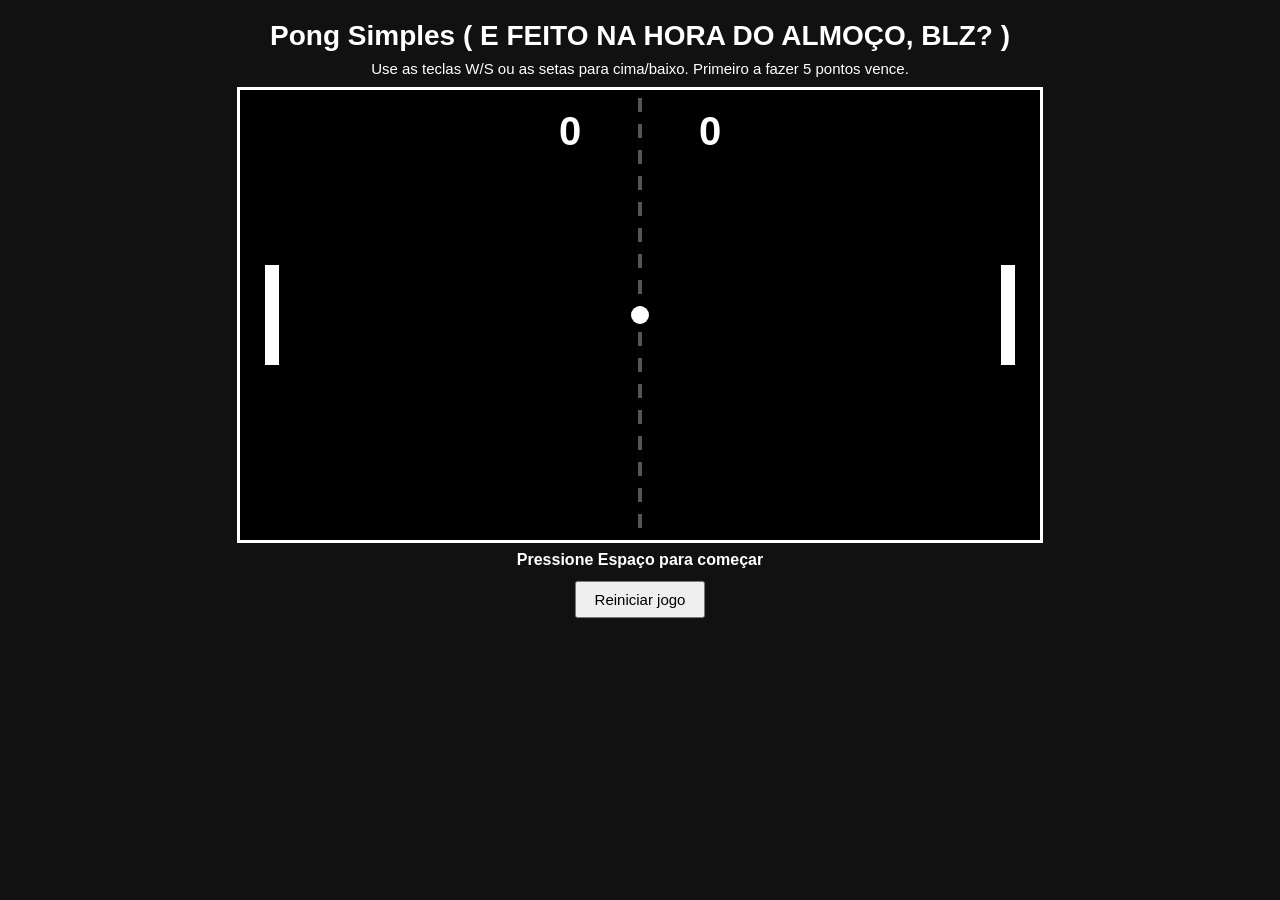
<file: pingpong/index.html>
<!DOCTYPE html>
<html>
<head>
    <meta charset="UTF-8">
    <meta http-equiv="X-UA-Compatible" content="IE=edge">
    <title>Pong Simples(FIZ NA HORA DO ALMOÇO, BLZ IKAELLY?</title>
    <style type="text/css">
        html, body {
            margin: 0;
            padding: 0;
            width: 100%;
            height: 100%;
            background: #111111;
            color: #ffffff;
            font-family: Arial, Helvetica, sans-serif;
            overflow: hidden;
        }

        #container {
            width: 820px;
            margin: 20px auto 0 auto;
            text-align: center;
        }

        h1 {
            margin: 0 0 8px 0;
            font-size: 28px;
        }

        #info {
            margin-bottom: 10px;
            font-size: 15px;
        }

        canvas {
            display: block;
            margin: 0 auto;
            background: #000000;
            border: 3px solid #ffffff;
        }

        #status {
            height: 24px;
            margin-top: 8px;
            font-size: 16px;
            font-weight: bold;
        }

        #buttons {
            margin-top: 6px;
        }

        button {
            padding: 8px 18px;
            font-size: 15px;
            font-family: Arial, Helvetica, sans-serif;
            cursor: pointer;
        }
    </style>
</head>
<body>
    <div id="container">
        <h1>Pong Simples ( E FEITO NA HORA DO ALMOÇO, BLZ? )</h1>
        <div id="info">Use as teclas W/S ou as setas para cima/baixo. Primeiro a fazer 5 pontos vence.</div>
        <canvas id="game" width="800" height="450">
            Seu navegador não suporta o elemento Canvas.
        </canvas>
        <div id="status">Pressione Espaço para começar</div>
        <div id="buttons">
            <button type="button" onclick="restartGame();">Reiniciar jogo</button>
        </div>
    </div>

    <script type="text/javascript">
        (function () {
            var canvas = document.getElementById('game');
            var ctx = canvas.getContext('2d');
            var statusText = document.getElementById('status');

            var WIDTH = canvas.width;
            var HEIGHT = canvas.height;

            var player = {
                x: 25,
                y: 175,
                width: 14,
                height: 100,
                speed: 7,
                score: 0
            };

            var computer = {
                x: WIDTH - 39,
                y: 175,
                width: 14,
                height: 100,
                speed: 4.7,
                score: 0
            };

            var ball = {
                x: WIDTH / 2,
                y: HEIGHT / 2,
                radius: 9,
                speedX: 5,
                speedY: 3
            };

            var keys = {};
            var running = false;
            var gameOver = false;
            var WIN_SCORE = 5;

            var requestFrame = window.requestAnimationFrame ||
                               window.webkitRequestAnimationFrame ||
                               window.mozRequestAnimationFrame ||
                               function (callback) {
                                   return window.setTimeout(callback, 1000 / 60);
                               };

            function clamp(value, min, max) {
                if (value < min) {
                    return min;
                }
                if (value > max) {
                    return max;
                }
                return value;
            }

            function resetBall(direction) {
                ball.x = WIDTH / 2;
                ball.y = HEIGHT / 2;
                ball.speedX = 5 * direction;
                ball.speedY = (Math.random() * 4) - 2;

                if (ball.speedY > -1 && ball.speedY < 1) {
                    ball.speedY = ball.speedY < 0 ? -2 : 2;
                }
            }

            function resetPositions() {
                player.y = (HEIGHT - player.height) / 2;
                computer.y = (HEIGHT - computer.height) / 2;
                resetBall(Math.random() < 0.5 ? -1 : 1);
            }

            function startGame() {
                if (!gameOver) {
                    running = true;
                    statusText.innerHTML = '';
                }
            }

            window.restartGame = function () {
                player.score = 0;
                computer.score = 0;
                gameOver = false;
                running = false;
                resetPositions();
                statusText.innerHTML = 'Pressione Espaço para começar';
            };

            function updatePlayer() {
                if (keys[38] || keys[87]) {
                    player.y -= player.speed;
                }

                if (keys[40] || keys[83]) {
                    player.y += player.speed;
                }

                player.y = clamp(player.y, 0, HEIGHT - player.height);
            }

            function updateComputer() {
                var paddleCenter = computer.y + computer.height / 2;
                var difference = ball.y - paddleCenter;

                if (difference > 12) {
                    computer.y += computer.speed;
                } else if (difference < -12) {
                    computer.y -= computer.speed;
                }

                computer.y = clamp(computer.y, 0, HEIGHT - computer.height);
            }

            function ballTouchesPaddle(paddle) {
                return ball.x + ball.radius > paddle.x &&
                       ball.x - ball.radius < paddle.x + paddle.width &&
                       ball.y + ball.radius > paddle.y &&
                       ball.y - ball.radius < paddle.y + paddle.height;
            }

            function bounceFromPaddle(paddle, direction) {
                var paddleCenter = paddle.y + paddle.height / 2;
                var hitPosition = (ball.y - paddleCenter) / (paddle.height / 2);

                ball.speedX = Math.abs(ball.speedX) * direction;
                ball.speedX += 0.25 * direction;
                ball.speedY = hitPosition * 6;

                if (direction > 0) {
                    ball.x = paddle.x + paddle.width + ball.radius;
                } else {
                    ball.x = paddle.x - ball.radius;
                }
            }

            function checkWinner() {
                if (player.score >= WIN_SCORE) {
                    running = false;
                    gameOver = true;
                    statusText.innerHTML = 'Você venceu! Clique em Reiniciar jogo.';
                } else if (computer.score >= WIN_SCORE) {
                    running = false;
                    gameOver = true;
                    statusText.innerHTML = 'O computador venceu. Clique em Reiniciar jogo.';
                }
            }

            function updateBall() {
                ball.x += ball.speedX;
                ball.y += ball.speedY;

                if (ball.y - ball.radius <= 0) {
                    ball.y = ball.radius;
                    ball.speedY = Math.abs(ball.speedY);
                }

                if (ball.y + ball.radius >= HEIGHT) {
                    ball.y = HEIGHT - ball.radius;
                    ball.speedY = -Math.abs(ball.speedY);
                }

                if (ball.speedX < 0 && ballTouchesPaddle(player)) {
                    bounceFromPaddle(player, 1);
                }

                if (ball.speedX > 0 && ballTouchesPaddle(computer)) {
                    bounceFromPaddle(computer, -1);
                }

                if (ball.x + ball.radius < 0) {
                    computer.score += 1;
                    checkWinner();
                    if (!gameOver) {
                        resetBall(1);
                    }
                }

                if (ball.x - ball.radius > WIDTH) {
                    player.score += 1;
                    checkWinner();
                    if (!gameOver) {
                        resetBall(-1);
                    }
                }
            }

            function drawBackground() {
                var y;

                ctx.fillStyle = '#000000';
                ctx.fillRect(0, 0, WIDTH, HEIGHT);

                ctx.fillStyle = '#555555';
                for (y = 8; y < HEIGHT; y += 26) {
                    ctx.fillRect((WIDTH / 2) - 2, y, 4, 14);
                }
            }

            function drawPaddle(paddle) {
                ctx.fillStyle = '#ffffff';
                ctx.fillRect(paddle.x, paddle.y, paddle.width, paddle.height);
            }

            function drawBall() {
                ctx.beginPath();
                ctx.arc(ball.x, ball.y, ball.radius, 0, Math.PI * 2, false);
                ctx.closePath();
                ctx.fillStyle = '#ffffff';
                ctx.fill();
            }

            function drawScore() {
                ctx.fillStyle = '#ffffff';
                ctx.font = 'bold 40px Arial';
                ctx.textAlign = 'center';
                ctx.fillText(player.score, WIDTH / 2 - 70, 55);
                ctx.fillText(computer.score, WIDTH / 2 + 70, 55);
            }

            function draw() {
                drawBackground();
                drawPaddle(player);
                drawPaddle(computer);
                drawBall();
                drawScore();
            }

            function gameLoop() {
                if (running) {
                    updatePlayer();
                    updateComputer();
                    updateBall();
                }

                draw();
                requestFrame(gameLoop);
            }

            document.onkeydown = function (event) {
                event = event || window.event;
                keys[event.keyCode] = true;

                if (event.keyCode === 32) {
                    startGame();
                    return false;
                }

                if (event.keyCode === 38 || event.keyCode === 40) {
                    return false;
                }
            };

            document.onkeyup = function (event) {
                event = event || window.event;
                keys[event.keyCode] = false;
            };

            resetPositions();
            gameLoop();
        }());
    </script>
</body>
</html>
</file>
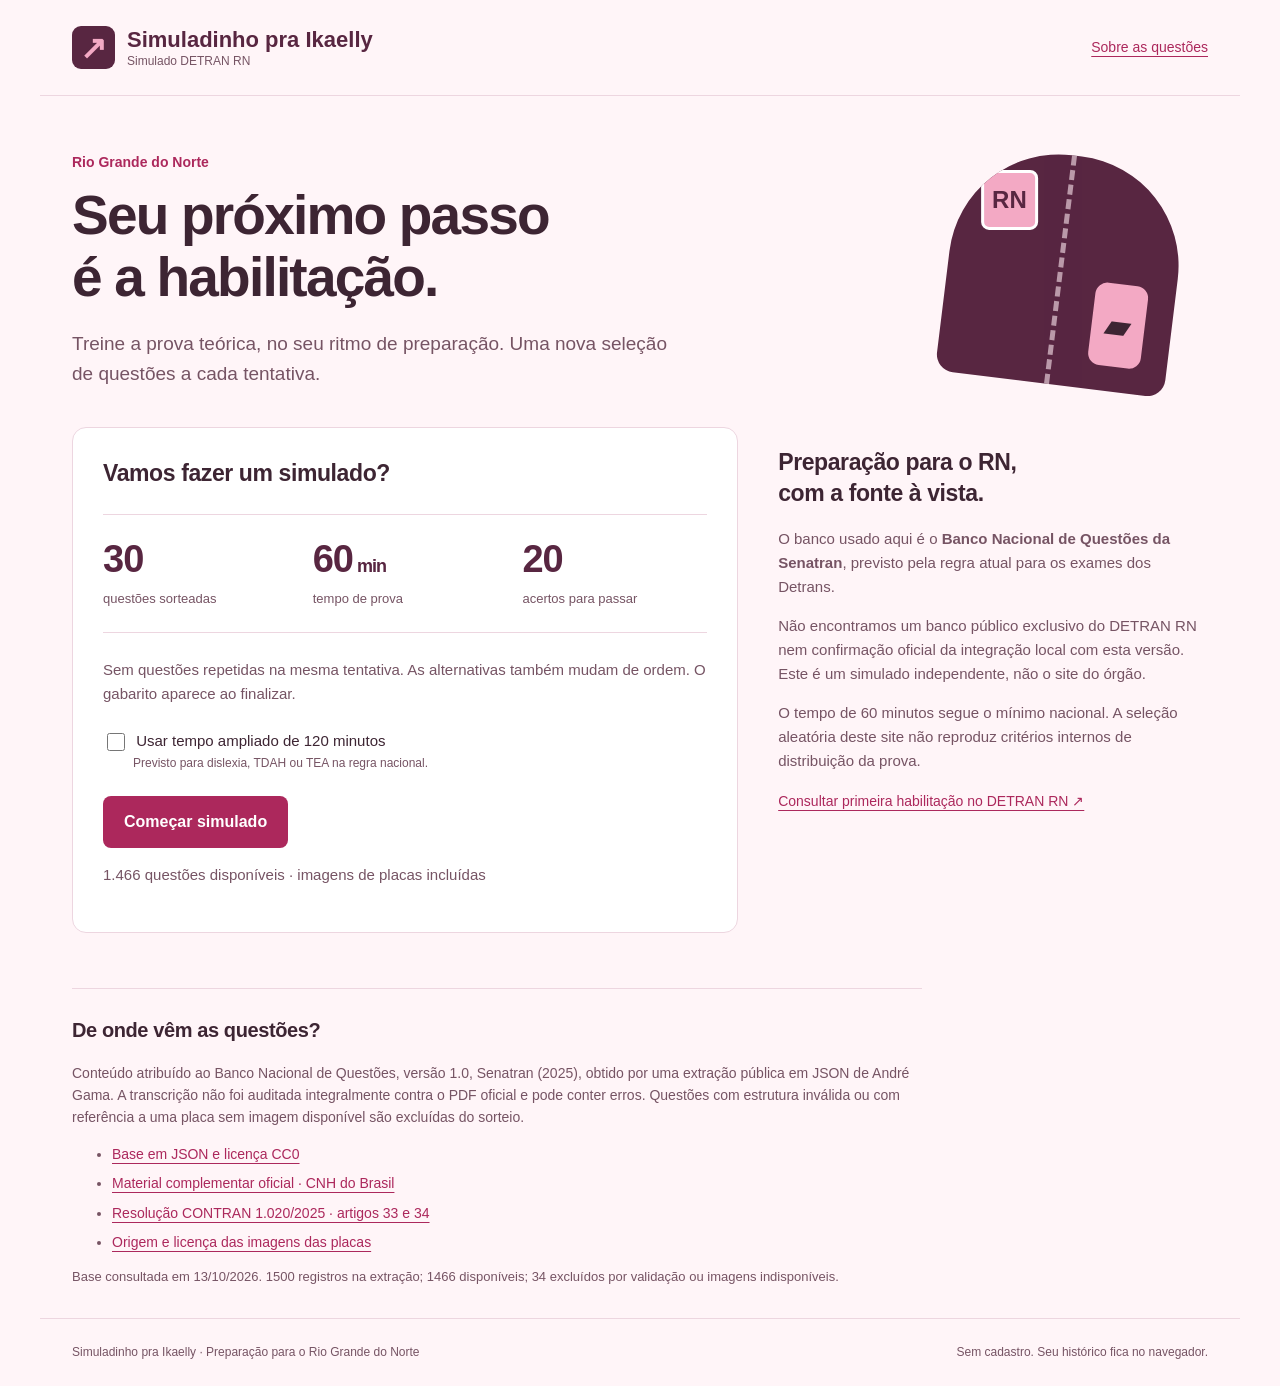
<file: simuladinhodet/index.html>
<!doctype html>
<html lang="pt-BR">
<head><meta charset="utf-8"><meta name="viewport" content="width=device-width,initial-scale=1"><meta name="theme-color" content="#582641"><meta name="description" content="Treine para a habilitação no Rio Grande do Norte com questões do Banco Nacional da Senatran, cronômetro e revisão."><title>Simuladinho pra Ikaelly</title><link rel="stylesheet" href="style.css"><script defer src="data/bank.js"></script><script defer src="core.js"></script><script defer src="app.js"></script></head>
<body>
<header class="top"><a class="brand" href="./"><span class="brand-icon" aria-hidden="true">↗</span><span>Simuladinho pra Ikaelly<small>Simulado DETRAN RN</small></span></a><a href="#fontes">Sobre as questões</a></header>
<main id="main">
<section id="home">
<div class="intro"><div><p class="location">Rio Grande do Norte</p><h1>Seu próximo passo<br>é a habilitação.</h1><p class="lead">Treine a prova teórica, no seu ritmo de preparação. Uma nova seleção de questões a cada tentativa.</p></div><div class="road" aria-hidden="true"><span class="route">RN</span><div class="road-line"></div><span class="car">▰</span></div></div>
<div class="start-layout"><section class="panel start-panel"><h2>Vamos fazer um simulado?</h2><div class="stats"><div><strong>30</strong><span>questões sorteadas</span></div><div><strong>60<span> min</span></strong><span>tempo de prova</span></div><div><strong>20</strong><span>acertos para passar</span></div></div><p>Sem questões repetidas na mesma tentativa. As alternativas também mudam de ordem. O gabarito aparece ao finalizar.</p><label class="check"><input type="checkbox" id="extra-time"> Usar tempo ampliado de 120 minutos <small>Previsto para dislexia, TDAH ou TEA na regra nacional.</small></label><div class="start-actions"><button id="start" disabled>Carregando questões…</button><button id="resume" class="secondary" hidden>Continuar tentativa</button></div><p id="bank-status" role="status" class="subtle"></p></section><aside class="notes"><h2>Preparação para o RN,<br>com a fonte à vista.</h2><p>O banco usado aqui é o <strong>Banco Nacional de Questões da Senatran</strong>, previsto pela regra atual para os exames dos Detrans.</p><p>Não encontramos um banco público exclusivo do DETRAN RN nem confirmação oficial da integração local com esta versão. Este é um simulado independente, não o site do órgão.</p><p>O tempo de 60 minutos segue o mínimo nacional. A seleção aleatória deste site não reproduz critérios internos de distribuição da prova.</p><a href="https://portal.detran.rn.gov.br/servicos/habilitacao/primeirahabilitacao" target="_blank" rel="noopener">Consultar primeira habilitação no DETRAN RN ↗</a></aside></div>
<section class="history panel" id="history" hidden><h2>Suas últimas tentativas</h2><div id="history-list"></div></section>
</section>
<section id="exam" hidden><div class="exam-bar"><div><p class="location">Simulado em andamento</p><h1>Uma questão de cada vez.</h1></div><div class="clock"><span>Tempo restante</span><strong id="timer" role="timer">60:00</strong></div></div><div class="exam-layout"><section class="panel question-panel"><div class="question-meta"><span id="position"></span><button id="flag" class="secondary">Marcar para revisar</button></div><p id="module" class="subtle"></p><div id="signs" class="signs"></div><h2 id="question" tabindex="-1"></h2><fieldset id="answers"><legend class="sr-only">Escolha uma alternativa</legend></fieldset><div class="question-nav"><button class="secondary" id="previous">Anterior</button><button id="next">Próxima</button></div></section><aside class="panel exam-map"><h2>Seu percurso</h2><p id="answered" class="subtle" aria-live="polite"></p><div id="question-map"></div><p class="map-legend">● Respondida <span>◆ Para revisar</span></p><button id="finish" class="secondary">Finalizar simulado</button><p class="subtle">Seu progresso é salvo neste navegador. O relógio continua mesmo ao fechar a página.</p><p id="storage-status" role="status" class="subtle"></p></aside></div></section>
<section id="result" hidden><div class="panel result-summary"><p class="location">Simulado concluído</p><h1 id="result-title" tabindex="-1"></h1><p id="result-score"></p><p id="result-detail" class="subtle"></p><button id="again">Fazer outro simulado</button></div><div class="review-heading"><h2>Revise seu percurso</h2><label>Mostrar <select id="review-filter"><option value="all">Todas as questões</option><option value="errors">Erros e não respondidas</option><option value="flags">Marcadas para revisar</option></select></label></div><div id="review"></div></section>
<section id="fontes" class="sources"><h2>De onde vêm as questões?</h2><p>Conteúdo atribuído ao Banco Nacional de Questões, versão 1.0, Senatran (2025), obtido por uma extração pública em JSON de André Gama. A transcrição não foi auditada integralmente contra o PDF oficial e pode conter erros. Questões com estrutura inválida ou com referência a uma placa sem imagem disponível são excluídas do sorteio.</p><ul><li><a href="https://github.com/andregamma/banco-nacional-de-questoes-cnh" target="_blank" rel="noopener">Base em JSON e licença CC0</a></li><li><a href="https://eadcnh.bsa.estaleiro.serpro.gov.br/cursos/673a6cc7e3bb091c6db844aa/material-complementar" target="_blank" rel="noopener">Material complementar oficial · CNH do Brasil</a></li><li><a href="https://www.gov.br/transportes/pt-br/assuntos/transito/conteudo-contran/resolucoes/Resolucao10202025.pdf" target="_blank" rel="noopener">Resolução CONTRAN 1.020/2025 · artigos 33 e 34</a></li><li><a href="data/SIGN-CREDITS.txt">Origem e licença das imagens das placas</a></li></ul><p id="source-count" class="subtle"></p></section>
</main><footer>Simuladinho pra Ikaelly · Preparação para o Rio Grande do Norte <span>Sem cadastro. Seu histórico fica no navegador.</span></footer>
<dialog id="finish-dialog"><h2>Finalizar o simulado?</h2><p id="finish-message"></p><div class="start-actions"><button id="confirm-finish">Finalizar e ver gabarito</button><button id="cancel-finish" class="secondary">Voltar à prova</button></div></dialog>
</body></html>
</file>
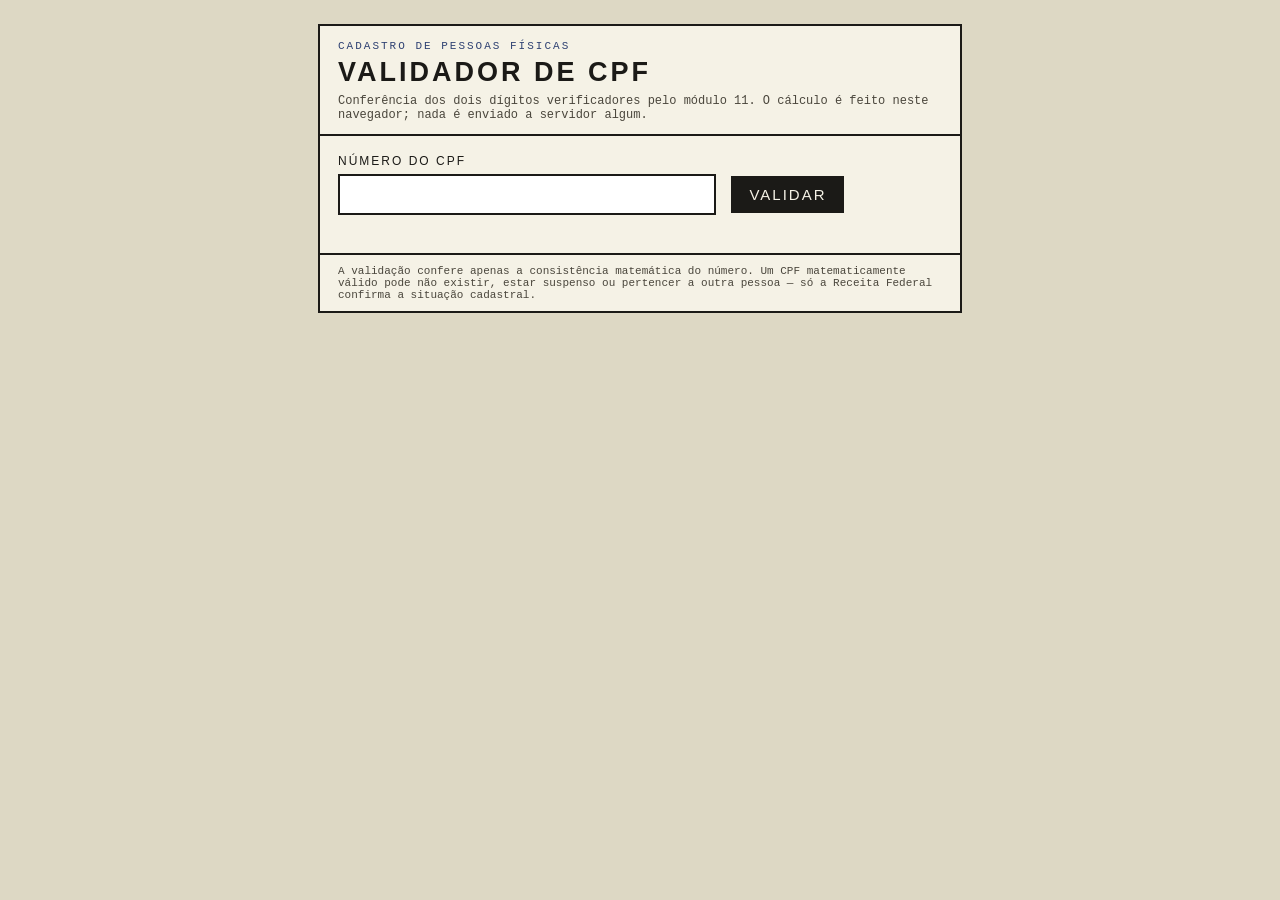
<file: validacpf/index.html>
<!DOCTYPE html>
<html lang="pt-br">
<head>
<meta http-equiv="Content-Type" content="text/html; charset=utf-8">
<meta http-equiv="X-UA-Compatible" content="IE=edge">
<meta name="viewport" content="width=device-width, initial-scale=1">
<title>Validador de CPF</title>
<style type="text/css">
html, body {
  margin: 0;
  padding: 0;
  background: #DDD8C4;
  color: #1B1A17;
  font-family: "Courier New", Courier, monospace;
  font-size: 15px;
}
#folha {
  width: 92%;
  max-width: 640px;
  margin: 24px auto 40px auto;
  background: #F5F2E6;
  border: 2px solid #1B1A17;
  padding: 0;
}
#cabecalho {
  border-bottom: 2px solid #1B1A17;
  padding: 14px 18px 12px 18px;
}
#eyebrow {
  font-size: 11px;
  letter-spacing: 2px;
  color: #2E4172;
  margin: 0 0 6px 0;
}
h1 {
  font-family: "Arial Narrow", Arial, Helvetica, sans-serif;
  font-size: 27px;
  font-weight: bold;
  letter-spacing: 3px;
  text-transform: uppercase;
  margin: 0;
  line-height: 1.1;
}
#subtitulo {
  font-size: 12px;
  margin: 6px 0 0 0;
  color: #4A463C;
}
#corpo { padding: 18px; }
label {
  display: block;
  font-family: "Arial Narrow", Arial, sans-serif;
  font-size: 12px;
  letter-spacing: 2px;
  text-transform: uppercase;
  margin: 0 0 6px 0;
}
#cpf {
  width: 60%;
  font-family: "Courier New", Courier, monospace;
  font-size: 22px;
  letter-spacing: 2px;
  padding: 6px;
  border: 2px solid #1B1A17;
  background: #FFFFFF;
  color: #1B1A17;
}
#botao {
  font-family: "Arial Narrow", Arial, sans-serif;
  font-size: 15px;
  letter-spacing: 2px;
  text-transform: uppercase;
  padding: 8px 16px;
  border: 2px solid #1B1A17;
  background: #1B1A17;
  color: #F5F2E6;
  cursor: pointer;
  margin-left: 6px;
}
#saida { margin-top: 20px; }
#carimbo {
  border: 4px double #1B1A17;
  padding: 10px;
  text-align: center;
  font-family: "Arial Narrow", Arial, sans-serif;
  font-size: 22px;
  font-weight: bold;
  letter-spacing: 4px;
  text-transform: uppercase;
}
.ok { color: #1F5C34; border-color: #1F5C34; }
.nao { color: #9E2B21; border-color: #9E2B21; }
#numero {
  text-align: center;
  font-size: 20px;
  letter-spacing: 3px;
  margin: 12px 0 4px 0;
}
#motivo {
  text-align: center;
  font-size: 13px;
  color: #4A463C;
  margin: 0 0 16px 0;
}
table.grade {
  width: 100%;
  border-collapse: collapse;
  table-layout: fixed;
  margin-bottom: 14px;
}
table.grade td {
  border: 1px solid #1B1A17;
  text-align: center;
  padding: 5px 0;
  font-size: 15px;
  background: #FFFFFF;
}
table.grade td.dv { background: #E4DFCB; font-weight: bold; }
table.grade td.rot {
  border: 0;
  font-size: 9px;
  color: #4A463C;
  padding: 3px 0 6px 0;
  background: transparent;
  letter-spacing: 0;
}
table.grade td.peso {
  background: #EFEBDC;
  font-size: 12px;
  color: #2E4172;
}
table.grade td.vazio { background: #DDD8C4; border-color: #B9B4A0; }
h2 {
  font-family: "Arial Narrow", Arial, sans-serif;
  font-size: 12px;
  letter-spacing: 2px;
  text-transform: uppercase;
  border-bottom: 1px solid #1B1A17;
  padding-bottom: 3px;
  margin: 18px 0 8px 0;
}
.linha { font-size: 13px; margin: 4px 0; }
#rodape {
  border-top: 2px solid #1B1A17;
  padding: 10px 18px;
  font-size: 11px;
  color: #4A463C;
}
</style>
</head>
<body>

<div id="folha">

  <div id="cabecalho">
    <p id="eyebrow">CADASTRO DE PESSOAS FÍSICAS</p>
    <h1>Validador de CPF</h1>
    <p id="subtitulo">Conferência dos dois dígitos verificadores pelo módulo 11. O cálculo é feito neste navegador; nada é enviado a servidor algum.</p>
  </div>

  <div id="corpo">

    <form action="" method="get" onsubmit="validar(); return false;">
      <label for="cpf">Número do CPF</label>
      <input type="text" id="cpf" name="cpf" maxlength="14" autocomplete="off" onkeyup="mascarar(this, event);">
      <input type="submit" id="botao" value="Validar">
    </form>

    <div id="saida"></div>

  </div>

  <div id="rodape">
    A validação confere apenas a consistência matemática do número. Um CPF matematicamente válido pode não existir, estar suspenso ou pertencer a outra pessoa &mdash; só a Receita Federal confirma a situação cadastral.
  </div>

</div>

<script type="text/javascript">
/* Escrito em ES3: sem let/const, sem arrow function, sem métodos modernos.
   Funciona de navegadores muito antigos (IE5.5+, Netscape 6+) aos atuais. */

var REGIOES = [
  "RS",
  "DF, GO, MS, MT, TO",
  "AC, AM, AP, PA, RO, RR",
  "CE, MA, PI",
  "AL, PB, PE, RN",
  "BA, SE",
  "MG",
  "ES, RJ",
  "SP",
  "PR, SC"
];

function apenasDigitos(texto) {
  return texto.replace(/[^0-9]/g, "");
}

function formatar(d) {
  var saida = "";
  var i;
  for (i = 0; i < d.length; i++) {
    if (i === 3 || i === 6) { saida += "."; }
    if (i === 9) { saida += "-"; }
    saida += d.charAt(i);
  }
  return saida;
}

function mascarar(campo, e) {
  var evento = e || window.event;
  var tecla = evento ? (evento.keyCode || evento.which) : 0;
  /* não reformata durante backspace/delete, para não travar o apagamento */
  if (tecla === 8 || tecla === 46) { return; }
  var d = apenasDigitos(campo.value);
  if (d.length > 11) { d = d.substring(0, 11); }
  campo.value = formatar(d);
}

function somaPonderada(d, quantidade) {
  var soma = 0;
  var i;
  for (i = 0; i < quantidade; i++) {
    soma += parseInt(d.charAt(i), 10) * (quantidade + 1 - i);
  }
  return soma;
}

function digitoVerificador(soma) {
  var resto = (soma * 10) % 11;
  if (resto === 10 || resto === 11) { resto = 0; }
  return resto;
}

function celulas(valores, classe) {
  var html = "";
  var i;
  for (i = 0; i < valores.length; i++) {
    var c = classe;
    if (valores[i] === "") { c = "vazio"; }
    else if (classe === "" && i >= 9) { c = "dv"; }
    html += '<td class="' + c + '">' + valores[i] + "</td>";
  }
  return html;
}

function montarGrade(d) {
  var digitos = [];
  var pesos1 = [];
  var pesos2 = [];
  var rotulos = [];
  var i;
  for (i = 0; i < 11; i++) {
    digitos[i] = d.charAt(i);
    pesos1[i] = (i < 9) ? String(10 - i) : "";
    pesos2[i] = (i < 10) ? String(11 - i) : "";
    if (i === 9) { rotulos[i] = "DV1"; }
    else if (i === 10) { rotulos[i] = "DV2"; }
    else { rotulos[i] = String(i + 1); }
  }
  var html = '<table class="grade" cellspacing="0" cellpadding="0">';
  html += "<tr>" + celulas(digitos, "") + "</tr>";
  html += '<tr>' + celulas(rotulos, "rot") + "</tr>";
  html += "<tr>" + celulas(pesos1, "peso") + "</tr>";
  html += "<tr>" + celulas(pesos2, "peso") + "</tr>";
  html += "</table>";
  html += '<p class="linha">Linha 3: pesos do 1º dígito verificador. Linha 4: pesos do 2º.</p>';
  return html;
}

function carimbo(valido, texto) {
  return '<div id="carimbo" class="' + (valido ? "ok" : "nao") + '">' + texto + "</div>";
}

function erro(mensagem) {
  document.getElementById("saida").innerHTML =
    carimbo(false, "Não confere") +
    '<p id="motivo">' + mensagem + "</p>";
}

function validar() {
  var bruto = document.getElementById("cpf").value;
  var d = apenasDigitos(bruto);
  var saida = document.getElementById("saida");

  if (d.length === 0) {
    saida.innerHTML = '<p id="motivo">Digite um CPF para conferir.</p>';
    return;
  }
  if (d.length !== 11) {
    erro("O CPF tem 11 dígitos. Você informou " + d.length + ".");
    return;
  }
  if (/^(\d)\1{10}$/.test(d)) {
    erro("Todos os dígitos são iguais. Sequências como 111.111.111-11 passam no cálculo do módulo 11, por isso são rejeitadas por convenção.");
    return;
  }

  var soma1 = somaPonderada(d, 9);
  var dv1 = digitoVerificador(soma1);
  var informado1 = parseInt(d.charAt(9), 10);

  var soma2 = somaPonderada(d, 10);
  var dv2 = digitoVerificador(soma2);
  var informado2 = parseInt(d.charAt(10), 10);

  var ok = (dv1 === informado1) && (dv2 === informado2);

  var html = carimbo(ok, ok ? "CPF válido" : "Não confere");
  html += '<p id="numero">' + formatar(d) + "</p>";

  if (!ok) {
    var qual = (dv1 !== informado1) ? "primeiro" : "segundo";
    var esperado = (dv1 !== informado1) ? dv1 : dv2;
    var achado = (dv1 !== informado1) ? informado1 : informado2;
    html += '<p id="motivo">O ' + qual + " dígito verificador deveria ser " +
            esperado + ", e o número informado traz " + achado +
            ". Confira se algum dígito foi trocado.</p>";
  } else {
    html += '<p id="motivo">Região fiscal ' + d.charAt(8) + " &mdash; " +
            REGIOES[parseInt(d.charAt(8), 10)] + "</p>";
  }

  html += "<h2>Dígitos e pesos</h2>";
  html += montarGrade(d);

  html += "<h2>Conferência</h2>";
  html += '<p class="linha">1º DV: soma ponderada = ' + soma1 +
          " &nbsp;|&nbsp; (" + soma1 + " &times; 10) mod 11 = " + dv1 +
          " &nbsp;|&nbsp; informado: " + informado1 +
          (dv1 === informado1 ? " &nbsp;confere" : " &nbsp;não confere") + "</p>";
  html += '<p class="linha">2º DV: soma ponderada = ' + soma2 +
          " &nbsp;|&nbsp; (" + soma2 + " &times; 10) mod 11 = " + dv2 +
          " &nbsp;|&nbsp; informado: " + informado2 +
          (dv2 === informado2 ? " &nbsp;confere" : " &nbsp;não confere") + "</p>";

  saida.innerHTML = html;
}
</script>

</body>
</html>
</file>
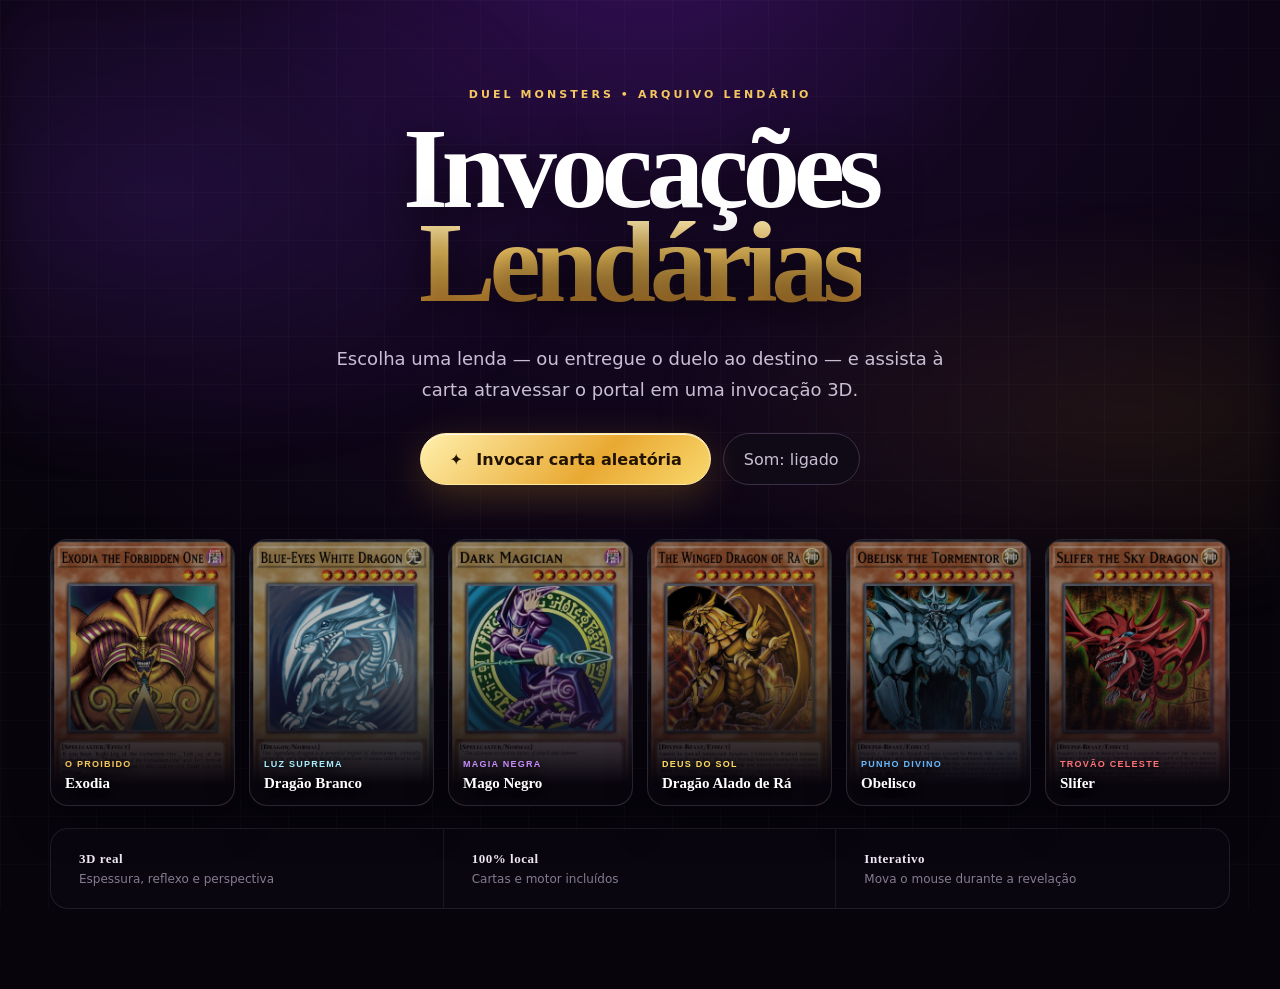
<file: index-modular.html>
<!doctype html>
<html lang="pt-BR">
<head>
  <meta charset="utf-8">
  <meta name="viewport" content="width=device-width, initial-scale=1">
  <meta name="theme-color" content="#090512">
  <title>Yu-Gi-Oh! — Invocações Lendárias 3D</title>
  <link rel="stylesheet" href="styles.css">
</head>
<body>
  <div class="page-aurora" aria-hidden="true"></div>
  <header class="hero">
    <div class="eyebrow">DUEL MONSTERS • ARQUIVO LENDÁRIO</div>
    <h1>Invocações<br><span>Lendárias</span></h1>
    <p>Escolha uma lenda — ou entregue o duelo ao destino — e assista à carta atravessar o portal em uma invocação 3D.</p>
    <div class="hero-actions">
      <button class="summon-primary" id="randomSummon">
        <span class="button-glyph">✦</span>
        Invocar carta aleatória
      </button>
      <button class="sound-toggle" id="soundToggle" aria-pressed="true" title="Ativar ou desativar som">Som: ligado</button>
    </div>
  </header>

  <main>
    <section class="legend-grid" aria-label="Cartas lendárias">
      <button class="legend-choice gold" data-summon="exodia">
        <img src="assets/cards/exodia.jpg" alt="Carta Exodia, o Proibido">
        <span><small>O PROIBIDO</small>Exodia</span>
      </button>
      <button class="legend-choice ice" data-summon="blue-eyes">
        <img src="assets/cards/blue-eyes.jpg" alt="Carta Dragão Branco de Olhos Azuis">
        <span><small>LUZ SUPREMA</small>Dragão Branco</span>
      </button>
      <button class="legend-choice violet" data-summon="dark-magician">
        <img src="assets/cards/dark-magician.jpg" alt="Carta Mago Negro">
        <span><small>MAGIA NEGRA</small>Mago Negro</span>
      </button>
      <button class="legend-choice sun" data-summon="ra">
        <img src="assets/cards/ra.jpg" alt="Carta Dragão Alado de Rá">
        <span><small>DEUS DO SOL</small>Dragão Alado de Rá</span>
      </button>
      <button class="legend-choice divine" data-summon="obelisk">
        <img src="assets/cards/obelisk.jpg" alt="Carta Obelisco, o Atormentador">
        <span><small>PUNHO DIVINO</small>Obelisco</span>
      </button>
      <button class="legend-choice storm" data-summon="slifer">
        <img src="assets/cards/slifer.jpg" alt="Carta Slifer, o Dragão Celeste">
        <span><small>TROVÃO CELESTE</small>Slifer</span>
      </button>
    </section>

    <section class="feature-strip" aria-label="Recursos da experiência">
      <div><b>3D real</b><span>Espessura, reflexo e perspectiva</span></div>
      <div><b>100% local</b><span>Cartas e motor incluídos</span></div>
      <div><b>Interativo</b><span>Mova o mouse durante a revelação</span></div>
    </section>
  </main>

  <div id="summonOverlay" class="summon-overlay" aria-hidden="true" role="dialog" aria-label="Invocação lendária">
    <div class="summon-stage" id="summonStage">
      <canvas id="summonCanvas"></canvas>
      <div id="fallbackScene" class="fallback-scene" aria-hidden="true">
        <div class="fallback-nebula"></div>
        <div class="fallback-portal"><i></i><i></i><i></i></div>
        <div class="fallback-floor"></div>
        <div id="fallbackParticles" class="fallback-particles"></div>
        <div id="fallbackCards" class="fallback-cards"></div>
        <div id="fallbackChains" class="fallback-chains"></div>
      </div>
      <div class="vignette" aria-hidden="true"></div>
      <div class="cinema-bars" aria-hidden="true"></div>
      <div class="white-flash" id="whiteFlash" aria-hidden="true"></div>
      <div class="summon-copy">
        <span id="summonKicker"></span>
        <h2 id="summonTitle"></h2>
        <p id="summonSubtitle"></p>
      </div>
      <div class="summon-status" id="summonStatus">ABRINDO O PORTAL</div>
      <button class="close-summon" id="closeSummon" aria-label="Fechar invocação">Fechar <kbd>Esc</kbd></button>
      <div class="webgl-error" id="webglError" hidden>
        <b>Não foi possível iniciar a cena 3D.</b>
        <span>Atualize o navegador ou habilite a aceleração de hardware.</span>
      </div>
    </div>
  </div>

  <script src="vendor/three.min.js"></script>
  <script src="app.js"></script>
</body>
</html>
</file>
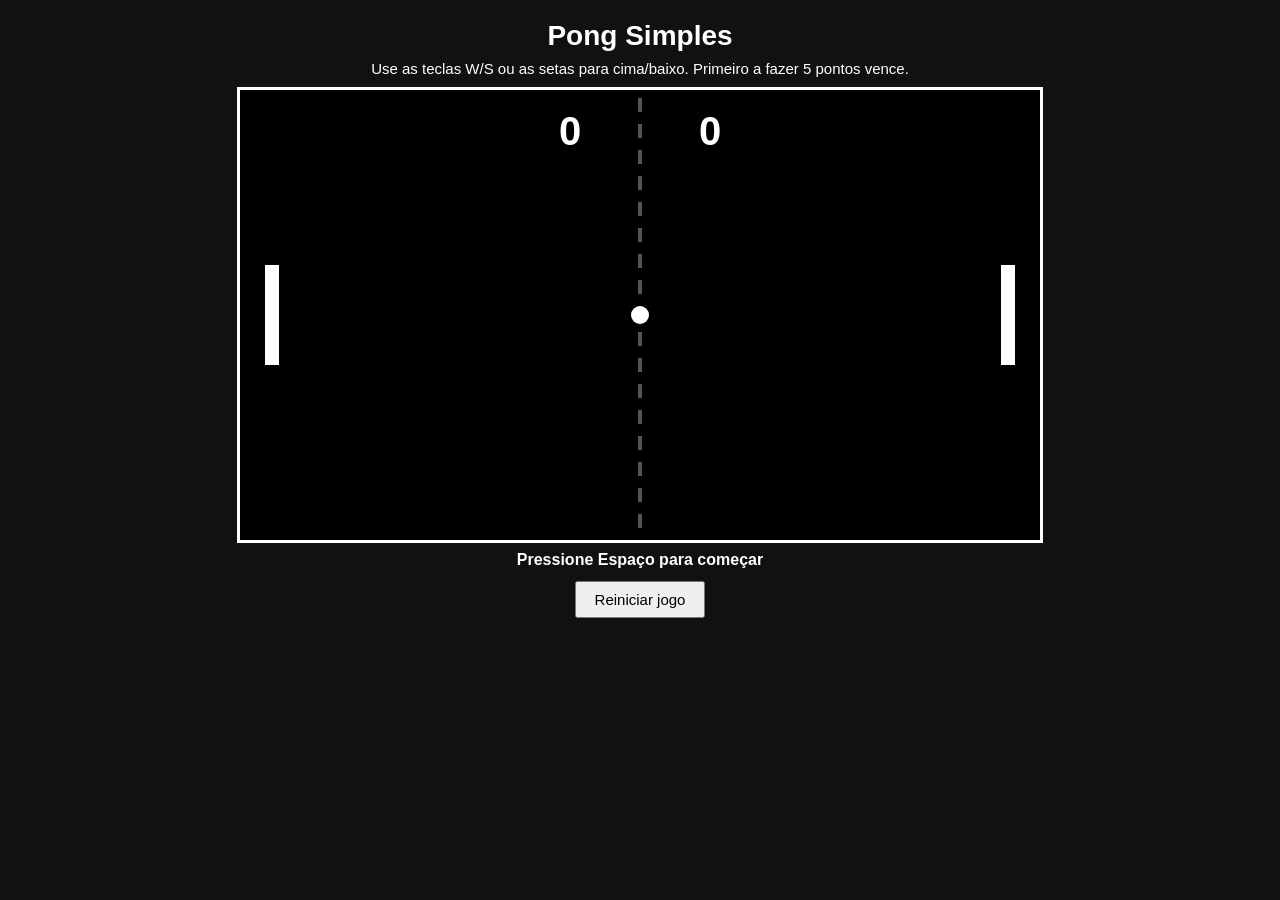
<file: pingpong/pongping.html>
<!DOCTYPE html>
<html>
<head>
    <meta charset="UTF-8">
    <meta http-equiv="X-UA-Compatible" content="IE=edge">
    <title>Pong Simples</title>
    <style type="text/css">
        html, body {
            margin: 0;
            padding: 0;
            width: 100%;
            height: 100%;
            background: #111111;
            color: #ffffff;
            font-family: Arial, Helvetica, sans-serif;
            overflow: hidden;
        }

        #container {
            width: 820px;
            margin: 20px auto 0 auto;
            text-align: center;
        }

        h1 {
            margin: 0 0 8px 0;
            font-size: 28px;
        }

        #info {
            margin-bottom: 10px;
            font-size: 15px;
        }

        canvas {
            display: block;
            margin: 0 auto;
            background: #000000;
            border: 3px solid #ffffff;
        }

        #status {
            height: 24px;
            margin-top: 8px;
            font-size: 16px;
            font-weight: bold;
        }

        #buttons {
            margin-top: 6px;
        }

        button {
            padding: 8px 18px;
            font-size: 15px;
            font-family: Arial, Helvetica, sans-serif;
            cursor: pointer;
        }
    </style>
</head>
<body>
    <div id="container">
        <h1>Pong Simples</h1>
        <div id="info">Use as teclas W/S ou as setas para cima/baixo. Primeiro a fazer 5 pontos vence.</div>
        <canvas id="game" width="800" height="450">
            Seu navegador não suporta o elemento Canvas.
        </canvas>
        <div id="status">Pressione Espaço para começar</div>
        <div id="buttons">
            <button type="button" onclick="restartGame();">Reiniciar jogo</button>
        </div>
    </div>

    <script type="text/javascript">
        (function () {
            var canvas = document.getElementById('game');
            var ctx = canvas.getContext('2d');
            var statusText = document.getElementById('status');

            var WIDTH = canvas.width;
            var HEIGHT = canvas.height;

            var player = {
                x: 25,
                y: 175,
                width: 14,
                height: 100,
                speed: 7,
                score: 0
            };

            var computer = {
                x: WIDTH - 39,
                y: 175,
                width: 14,
                height: 100,
                speed: 4.7,
                score: 0
            };

            var ball = {
                x: WIDTH / 2,
                y: HEIGHT / 2,
                radius: 9,
                speedX: 5,
                speedY: 3
            };

            var keys = {};
            var running = false;
            var gameOver = false;
            var WIN_SCORE = 5;

            var requestFrame = window.requestAnimationFrame ||
                               window.webkitRequestAnimationFrame ||
                               window.mozRequestAnimationFrame ||
                               function (callback) {
                                   return window.setTimeout(callback, 1000 / 60);
                               };

            function clamp(value, min, max) {
                if (value < min) {
                    return min;
                }
                if (value > max) {
                    return max;
                }
                return value;
            }

            function resetBall(direction) {
                ball.x = WIDTH / 2;
                ball.y = HEIGHT / 2;
                ball.speedX = 5 * direction;
                ball.speedY = (Math.random() * 4) - 2;

                if (ball.speedY > -1 && ball.speedY < 1) {
                    ball.speedY = ball.speedY < 0 ? -2 : 2;
                }
            }

            function resetPositions() {
                player.y = (HEIGHT - player.height) / 2;
                computer.y = (HEIGHT - computer.height) / 2;
                resetBall(Math.random() < 0.5 ? -1 : 1);
            }

            function startGame() {
                if (!gameOver) {
                    running = true;
                    statusText.innerHTML = '';
                }
            }

            window.restartGame = function () {
                player.score = 0;
                computer.score = 0;
                gameOver = false;
                running = false;
                resetPositions();
                statusText.innerHTML = 'Pressione Espaço para começar';
            };

            function updatePlayer() {
                if (keys[38] || keys[87]) {
                    player.y -= player.speed;
                }

                if (keys[40] || keys[83]) {
                    player.y += player.speed;
                }

                player.y = clamp(player.y, 0, HEIGHT - player.height);
            }

            function updateComputer() {
                var paddleCenter = computer.y + computer.height / 2;
                var difference = ball.y - paddleCenter;

                if (difference > 12) {
                    computer.y += computer.speed;
                } else if (difference < -12) {
                    computer.y -= computer.speed;
                }

                computer.y = clamp(computer.y, 0, HEIGHT - computer.height);
            }

            function ballTouchesPaddle(paddle) {
                return ball.x + ball.radius > paddle.x &&
                       ball.x - ball.radius < paddle.x + paddle.width &&
                       ball.y + ball.radius > paddle.y &&
                       ball.y - ball.radius < paddle.y + paddle.height;
            }

            function bounceFromPaddle(paddle, direction) {
                var paddleCenter = paddle.y + paddle.height / 2;
                var hitPosition = (ball.y - paddleCenter) / (paddle.height / 2);

                ball.speedX = Math.abs(ball.speedX) * direction;
                ball.speedX += 0.25 * direction;
                ball.speedY = hitPosition * 6;

                if (direction > 0) {
                    ball.x = paddle.x + paddle.width + ball.radius;
                } else {
                    ball.x = paddle.x - ball.radius;
                }
            }

            function checkWinner() {
                if (player.score >= WIN_SCORE) {
                    running = false;
                    gameOver = true;
                    statusText.innerHTML = 'Você venceu! Clique em Reiniciar jogo.';
                } else if (computer.score >= WIN_SCORE) {
                    running = false;
                    gameOver = true;
                    statusText.innerHTML = 'O computador venceu. Clique em Reiniciar jogo.';
                }
            }

            function updateBall() {
                ball.x += ball.speedX;
                ball.y += ball.speedY;

                if (ball.y - ball.radius <= 0) {
                    ball.y = ball.radius;
                    ball.speedY = Math.abs(ball.speedY);
                }

                if (ball.y + ball.radius >= HEIGHT) {
                    ball.y = HEIGHT - ball.radius;
                    ball.speedY = -Math.abs(ball.speedY);
                }

                if (ball.speedX < 0 && ballTouchesPaddle(player)) {
                    bounceFromPaddle(player, 1);
                }

                if (ball.speedX > 0 && ballTouchesPaddle(computer)) {
                    bounceFromPaddle(computer, -1);
                }

                if (ball.x + ball.radius < 0) {
                    computer.score += 1;
                    checkWinner();
                    if (!gameOver) {
                        resetBall(1);
                    }
                }

                if (ball.x - ball.radius > WIDTH) {
                    player.score += 1;
                    checkWinner();
                    if (!gameOver) {
                        resetBall(-1);
                    }
                }
            }

            function drawBackground() {
                var y;

                ctx.fillStyle = '#000000';
                ctx.fillRect(0, 0, WIDTH, HEIGHT);

                ctx.fillStyle = '#555555';
                for (y = 8; y < HEIGHT; y += 26) {
                    ctx.fillRect((WIDTH / 2) - 2, y, 4, 14);
                }
            }

            function drawPaddle(paddle) {
                ctx.fillStyle = '#ffffff';
                ctx.fillRect(paddle.x, paddle.y, paddle.width, paddle.height);
            }

            function drawBall() {
                ctx.beginPath();
                ctx.arc(ball.x, ball.y, ball.radius, 0, Math.PI * 2, false);
                ctx.closePath();
                ctx.fillStyle = '#ffffff';
                ctx.fill();
            }

            function drawScore() {
                ctx.fillStyle = '#ffffff';
                ctx.font = 'bold 40px Arial';
                ctx.textAlign = 'center';
                ctx.fillText(player.score, WIDTH / 2 - 70, 55);
                ctx.fillText(computer.score, WIDTH / 2 + 70, 55);
            }

            function draw() {
                drawBackground();
                drawPaddle(player);
                drawPaddle(computer);
                drawBall();
                drawScore();
            }

            function gameLoop() {
                if (running) {
                    updatePlayer();
                    updateComputer();
                    updateBall();
                }

                draw();
                requestFrame(gameLoop);
            }

            document.onkeydown = function (event) {
                event = event || window.event;
                keys[event.keyCode] = true;

                if (event.keyCode === 32) {
                    startGame();
                    return false;
                }

                if (event.keyCode === 38 || event.keyCode === 40) {
                    return false;
                }
            };

            document.onkeyup = function (event) {
                event = event || window.event;
                keys[event.keyCode] = false;
            };

            resetPositions();
            gameLoop();
        }());
    </script>
</body>
</html>
</file>
<file: datezin/style.css>
*{box-sizing:border-box} :root{font-family:Arial,Helvetica,sans-serif;color:#59142a;background:#ba163d;font-size:16px}body{margin:0;min-height:100svh;background:radial-gradient(ellipse at 15% 0%,#ec5364,transparent 65%),#ba163d;display:grid;place-items:center;padding:24px 16px;padding-top:max(24px,env(safe-area-inset-top));padding-bottom:max(24px,env(safe-area-inset-bottom))}main{width:min(100%,440px);position:relative}header{color:#ffe5e7;display:flex;justify-content:space-between;align-items:center;padding:0 8px 20px;font-size:.75rem;letter-spacing:.13em;font-weight:700}header span:last-child{font-size:1.5rem}section{background:#fff0f2;border:1px solid #ffd6dd;border-radius:28px;padding:30px 26px;text-align:center;box-shadow:0 22px 60px #670b3040;animation:enter .35s ease}h1{font-family:Georgia,serif;font-size:2.65rem;line-height:1.05;letter-spacing:-.055em;margin:12px 0 16px;font-weight:500}h1 em{color:#bd163f}p{line-height:1.55;margin:12px 0 22px;color:#805362}.eyebrow{font-size:.75rem;letter-spacing:.16em;font-weight:bold;color:#a44c64}.art{width:184px;height:184px;object-fit:cover;border-radius:50%;display:block;margin:0 auto 18px}.emoji{font-size:5rem;display:block;margin:15px 0}.actions{display:flex;gap:12px;align-items:center;justify-content:center;margin-top:26px;min-height:56px}button,.primary{font:inherit;font-weight:700;border:0;border-radius:16px;min-height:54px;padding:15px 22px;cursor:pointer;touch-action:manipulation}button:focus-visible,a:focus-visible,input:focus-visible{outline:3px solid #48274c;outline-offset:4px}.primary{background:#b91740;color:white;display:block;width:100%;box-shadow:0 5px 0 #8a1233;text-decoration:none}.primary:active{transform:translateY(3px);box-shadow:0 2px 0 #8a1233}.secondary{background:#f4dce3;color:#793749;border:1px solid #ddb4c0}.actions .primary{width:55%}#no.moved{position:fixed;z-index:5;box-shadow:0 5px 18px #4e092e30}.small{font-size:.8125rem;color:#936477}.date{border-top:1px dashed #dca4b5;border-bottom:1px dashed #dca4b5;display:flex;align-items:center;text-align:left;gap:18px;padding:18px 0;margin:24px 0}.date strong{font-family:Georgia,serif;font-size:3.4rem;font-weight:500;line-height:1}.date span{line-height:1.6}.date b{display:block}label.time{display:block;text-align:left;margin:24px 0}input[type=time]{display:block;width:100%;min-width:0;appearance:none;-webkit-appearance:none;padding:16px;font:inherit;font-size:1.25rem;margin-top:10px;border:1px solid #d6a2b2;border-radius:14px;background:#fff;color:#59142a}input::-webkit-date-and-time-value{text-align:left}.back{background:none;color:#895267;font-size:.875rem;margin-top:15px;padding:10px;min-height:44px}.places{text-align:left;display:grid;gap:12px;margin:22px 0}.place{background:#fff9fa;border:1px solid #e5c3ce;border-radius:16px;padding:15px;display:grid;grid-template-columns:20px 1fr;gap:12px;cursor:pointer}.place:has(input:checked){border:2px solid #b91740;padding:14px;background:#ffe1e8}.place input{accent-color:#b91740;width:18px;height:18px;margin:3px 0}.place strong{font-size:1rem;display:block}.place small{font-size:.8125rem;line-height:1.45;display:block;margin-top:6px;color:#865568}.sources{font-size:.75rem;line-height:1.6;margin:18px 0 0}.sources a,a{color:#8e2345}.ticket{background:white;border-radius:16px;padding:22px 18px;margin:22px 0;text-align:left;border:1px dashed #c78c9e}.ticket div+div{margin-top:18px}.ticket small{display:block;text-transform:uppercase;letter-spacing:.12em;font-size:.6875rem;color:#936477;margin-bottom:5px}.ticket b{font-size:1.05rem}footer{text-align:center;color:#ffc8d4;font-size:.75rem;margin:22px 0 0}footer span{margin-left:4px}.hearts{position:fixed;inset:0;pointer-events:none;overflow:hidden;color:#ffafc1}.hearts span{position:absolute;opacity:.25;font-size:44px;animation:float 6s ease-in-out infinite}.hearts span:nth-child(1){left:5%;top:12%;transform:rotate(-20deg)}.hearts span:nth-child(2){right:5%;top:34%;animation-delay:-2s}.hearts span:nth-child(3){left:10%;bottom:8%;animation-delay:-3s}.hearts span:nth-child(4){right:13%;top:7%;font-size:20px}.hearts span:nth-child(5){right:7%;bottom:12%;animation-delay:-4s}.burst{position:fixed;pointer-events:none;z-index:10;left:var(--x);top:-30px;font-size:24px;animation:rain 2.5s ease-in forwards}@keyframes rain{to{transform:translateY(110vh) rotate(180deg);opacity:0}}@keyframes float{50%{translate:0 -16px}}@keyframes enter{from{opacity:0;transform:translateY(8px)}to{opacity:1;transform:translateY(0)}}@media(prefers-reduced-motion:reduce){*,*:before,*:after{animation:none!important;scroll-behavior:auto!important}}@media(max-width:360px){section{padding:24px 20px}h1{font-size:2.3rem}.art{width:150px;height:150px}}button:disabled{opacity:.5;cursor:default}
</file>
<file: ellynha/style.css>
*{box-sizing:border-box}html{scroll-behavior:smooth}body{margin:0;background:#fff0f5;color:#50313f;font-family:Georgia,'Times New Roman',serif;font-size:18px;line-height:1.65}a{color:inherit}a:focus,video:focus{outline:3px solid #b83f76;outline-offset:5px}.top{max-width:1180px;margin:auto;padding:28px 35px;border-bottom:1px solid #efbfd1;font:12px Arial,sans-serif;letter-spacing:1px}.top a{text-decoration:none;color:#ad386a}.top span{float:right;color:#855e70}main{max-width:1180px;margin:auto;padding:0 35px}.hero{padding:80px 0 100px;display:table;width:100%}.intro,.cover{display:table-cell;vertical-align:middle}.intro{width:58%;padding-right:45px}.eyebrow{font:11px Arial,sans-serif;letter-spacing:2px;color:#a43a66;margin:0 0 24px}h1{font-weight:normal;font-size:76px;line-height:1.06;letter-spacing:-3px;margin:0 0 25px}h1 span{color:#b83f76}.lead{max-width:440px;color:#785365;font-size:20px}.button{display:inline-block;background:#ad386a;color:#fff8fc;text-decoration:none;font:13px Arial,sans-serif;padding:18px 22px;margin:22px 0 8px;border-radius:3px}.button span{padding-left:24px}.small{font:12px Arial,sans-serif;color:#855e70}.cover{width:42%;text-align:center}.paper{background:#fffafd;padding:16px 16px 6px;box-shadow:0 10px 30px #edcbd9;transform:rotate(5deg);position:relative}.paper:before{content:'';position:absolute;width:100px;height:30px;top:-14px;left:36%;background:#e8a6c3;opacity:.65;transform:rotate(-9deg)}.cover-image{height:340px;background:#f4cddd;overflow:hidden;text-align:center}.cover-image span{display:block;padding-top:110px;color:#9a5070;font-style:italic;font-size:27px}.cover-image img{width:100%;height:100%;object-fit:cover}.paper p{font-size:15px;font-style:italic}.scribble{display:block;color:#a43a66;font-style:italic;margin-top:30px;transform:rotate(-5deg)}h2{font-size:43px;font-weight:normal;line-height:1.2;margin:0 0 28px;letter-spacing:-1px}.letter{max-width:730px;margin:0 auto 110px;padding:50px 60px;background:#fffafd;border:1px solid #efbfd1;box-shadow:8px 8px 0 #f7d9e6;scroll-margin-top:30px}.letter p{margin-bottom:22px}.signature{font-style:italic;color:#a43a66}.section-heading{border-top:1px solid #efbfd1;padding-top:45px}.section-heading>p{color:#855e70;font-size:16px}.photos,.notes{font-size:0;margin:35px -12px 80px}.photo{display:inline-block;vertical-align:top;width:30.9%;width:calc(33.333% - 24px);margin:0 12px 25px;padding:12px 12px 17px;background:#fffafd;box-shadow:0 4px 12px #edcbd9;font-size:16px}.photo:nth-child(2n){transform:rotate(2deg)}.photo img{display:block;width:100%;height:260px;object-fit:cover}.photo figcaption{padding-top:14px}.placeholder{height:300px;background:#f8dce8;padding:30px;color:#93617a}.placeholder span{font:11px Arial,sans-serif;letter-spacing:2px}.placeholder p{margin-top:100px;font-style:italic}.notes-section{text-align:center}.note{display:inline-block;vertical-align:top;text-align:left;font-size:21px;width:30.9%;width:calc(33.333% - 24px);margin:0 12px 25px;padding:25px;background:#ffe5ef;border-top:1px solid #e8a6c3}.note-number{font:12px Arial,sans-serif;color:#a43a66}.videos-section{max-width:800px;margin:auto}.video{margin-bottom:35px}.video h3{font-size:22px;font-weight:normal}.video video{width:100%;max-height:500px;background:#402734}.video-link{font-size:14px}footer{text-align:center;border-top:1px solid #efbfd1;padding:50px 0 40px}footer .heart{font-size:42px;color:#ad386a}footer a{font:12px Arial,sans-serif;color:#855e70}.missing{padding:40px;color:#9a5070}@media(max-width:760px){.top{padding:20px}.top span{display:none}main{padding:0 24px}.hero{display:block;padding:50px 0 65px}.intro,.cover{display:block;width:100%;padding:0}h1{font-size:58px}.cover{max-width:350px;margin:60px auto 0}.cover-image{height:300px}.letter{padding:30px 25px;margin-bottom:70px}h2{font-size:35px}.photo,.note{display:block;width:auto;margin:0 12px 25px}.photo img{height:auto;max-height:450px}.placeholder{height:240px}.placeholder p{margin-top:65px}.notes{margin-bottom:45px}}@media(prefers-reduced-motion:reduce){html{scroll-behavior:auto}}

/* Uma lembranca unica, planos e o bilhete que abre ao clicar. */
[hidden]{display:none!important}
.single-photo{text-align:center;margin:35px 0 80px}
.single-photo .photo{display:block;width:100%;max-width:690px;margin:0 auto;padding:18px 18px 24px;transform:rotate(-1deg)}
.single-photo .photo img{width:100%;height:auto;max-height:650px;object-fit:contain}
.single-photo figcaption{max-width:550px;margin:auto;padding:22px 10px 0;font-size:19px}
.plans-section{max-width:800px;margin:0 auto 90px;padding:40px 0;border-top:1px solid #efbfd1;border-bottom:1px solid #efbfd1}
.section-intro,.plans-footnote{color:#785365}
.plans{padding-left:28px;margin:30px 0}
.plans li{padding:14px 8px 14px 12px;border-bottom:1px dashed #efbfd1}
.plans li:last-child{border-bottom:0}
.plans-footnote{font-style:italic;font-size:17px}
.comfort-section{max-width:800px;margin:65px auto 80px;text-align:center;background:#ffe5ef;border:1px solid #efbfd1;padding:48px 40px}
.comfort-button{border:0;cursor:pointer;line-height:1.5;max-width:100%;white-space:normal}
.button:hover{background:#932958}
button:focus,.comfort-message:focus{outline:3px solid #b83f76;outline-offset:5px}
.comfort-message{margin-top:30px;padding:25px 30px;background:#fffafd;text-align:left;border:1px solid #efbfd1}
.comfort-message h3{font-size:27px;font-weight:normal;color:#a43a66;margin:0 0 18px}
.comfort-message p:last-child{margin-bottom:0}
@media(max-width:760px){.single-photo .photo{padding:10px 10px 20px}.single-photo figcaption{font-size:17px}.plans-section{margin-bottom:60px}.comfort-section{padding:32px 20px}.comfort-message{padding:22px 18px}}
</file>
<file: simuladinhodet/style.css>
:root{--plum:#582641;--pink:#ac285c;--ink:#3d2533;--muted:#765464;--paper:#fff5f8;--white:#fff;--line:#edd6e0;--accent:#f3a9c4;--green:#187050;--red:#a83339}*{box-sizing:border-box}body{margin:0;background:var(--paper);color:var(--ink);font:16px/1.6 "Segoe UI",Arial,sans-serif}a{color:var(--pink);text-underline-offset:4px}button,input,select{font:inherit}button{background:var(--pink);color:white;border:1px solid transparent;border-radius:8px;padding:12px 20px;cursor:pointer;font-weight:650}button:hover{filter:brightness(.93)}button:disabled{opacity:.5;cursor:default}button.secondary{background:white;border-color:var(--line);color:var(--plum)}button:focus-visible,a:focus-visible,input:focus-visible,select:focus-visible{outline:3px solid #a72b62;outline-offset:4px}[hidden]{display:none!important}.top{max-width:1200px;margin:auto;padding:26px 32px;display:flex;align-items:center;justify-content:space-between;border-bottom:1px solid var(--line)}.top>a:last-child{font-size:14px}.brand{display:flex;gap:12px;align-items:center;text-decoration:none;color:var(--plum);font-size:22px;font-weight:750;line-height:1.25}.brand small{display:block;font-size:12px;font-weight:500;color:var(--muted)}.brand-icon{width:43px;height:43px;background:var(--plum);color:var(--accent);display:grid;place-items:center;border-radius:9px;font-size:32px}main{max-width:1200px;margin:auto;padding:0 32px}.intro{display:grid;grid-template-columns:1fr 260px;align-items:center;padding:55px 0 38px;gap:40px}.location{color:var(--pink);font-weight:650;margin:0 0 12px;font-size:14px}h1{font-size:clamp(32px,4.5vw,55px);line-height:1.12;letter-spacing:-1.8px;margin:0 0 20px;font-weight:750}h2{font-size:23px;line-height:1.35;margin:0 0 18px;letter-spacing:-.4px}.lead{max-width:610px;font-size:19px;color:var(--muted);margin:0}.road{height:230px;position:relative;background:var(--plum);border-radius:110px 110px 18px 18px;overflow:hidden;transform:rotate(7deg);margin-right:30px}.road-line{position:absolute;inset:0 48%;border-left:5px dashed #fce7ef;opacity:.6}.route{position:absolute;top:22px;left:25px;background:var(--accent);color:var(--plum);padding:8px;border:3px solid white;border-radius:8px;font-size:24px;font-weight:800;transform:rotate(-7deg)}.car{position:absolute;bottom:25px;right:27px;background:var(--accent);border-radius:12px;width:53px;height:83px;display:grid;place-items:center;font-size:35px}.start-layout{display:grid;grid-template-columns:1.55fr 1fr;gap:40px;align-items:start}.panel{background:white;border:1px solid var(--line);border-radius:14px;padding:30px}.stats{display:flex;gap:25px;border-top:1px solid var(--line);border-bottom:1px solid var(--line);padding:22px 0;margin:25px 0}.stats>div{flex:1}.stats strong{display:block;font-size:38px;line-height:1.2;color:var(--plum);letter-spacing:-1px}.stats strong span{font-size:18px}.stats div>span{display:block;color:var(--muted);font-size:13px;margin-top:6px}.start-panel>p{color:var(--muted);font-size:15px}.check{display:block;margin:23px 0;font-size:15px}.check input{accent-color:var(--pink);width:18px;height:18px;vertical-align:middle;margin-right:7px}.check small{display:block;margin-left:30px;color:var(--muted);font-size:12px}.start-actions{display:flex;gap:12px;flex-wrap:wrap}.notes{padding:20px 0}.notes p{font-size:15px;color:var(--muted)}.notes a{font-size:14px}.subtle{font-size:13px;color:var(--muted)}.history{margin-top:30px}.history-row{display:flex;justify-content:space-between;gap:15px;padding:12px 0;border-top:1px solid var(--line);font-size:14px}.sources{margin:55px 0 30px;border-top:1px solid var(--line);padding-top:28px;font-size:14px;color:var(--muted);max-width:850px}.sources h2{font-size:20px;color:var(--ink)}.sources li{margin:7px 0}footer{padding:24px 32px;max-width:1200px;margin:auto;border-top:1px solid var(--line);font-size:12px;color:var(--muted);display:flex;justify-content:space-between;gap:20px}.exam-bar{display:flex;justify-content:space-between;align-items:center;margin:38px 0 28px;gap:25px}.exam-bar h1{font-size:32px;letter-spacing:-1px;margin:0}.clock{border-left:4px solid var(--accent);padding:8px 20px;background:white;white-space:nowrap}.clock span{display:block;font-size:12px;color:var(--muted)}.clock strong{font-size:30px;font-variant-numeric:tabular-nums}.clock.urgent{color:var(--red);border-color:var(--red)}.exam-layout{display:grid;grid-template-columns:minmax(0,1fr) 290px;gap:24px;align-items:start}.question-meta{display:flex;justify-content:space-between;align-items:center;gap:15px;font-weight:650;font-size:14px}.question-meta button{font-size:12px;padding:8px 12px}.question-meta button.marked{background:#fde7f0;border-color:#ce7398}.question-panel h2{font-size:23px;margin:22px 0;line-height:1.45}.signs{display:flex;justify-content:center;gap:20px;flex-wrap:wrap}.signs img{width:140px;height:140px;object-fit:contain}.signs figure{margin:0 0 20px;text-align:center}.signs figcaption{font-size:12px;color:var(--muted)}fieldset{border:0;padding:0;margin:0;min-width:0}.answer{display:flex;align-items:flex-start;gap:13px;border:1px solid var(--line);padding:16px;border-radius:9px;cursor:pointer;margin:10px 0;line-height:1.5}.answer:has(input:checked){border-color:var(--pink);background:#fff0f6}.answer input{margin-top:5px;accent-color:var(--pink)}.letter{font-weight:700;color:var(--pink)}.question-nav{display:flex;justify-content:space-between;margin-top:25px;padding-top:24px;border-top:1px solid var(--line)}.exam-map h2{font-size:19px}#question-map{display:grid;grid-template-columns:repeat(5,1fr);gap:7px}#question-map button{padding:8px 0;font-size:13px;position:relative;background:var(--paper);color:var(--plum);border-color:var(--line);border-radius:6px}#question-map button.done{background:var(--pink);color:white}#question-map button.current{outline:2px solid var(--plum);outline-offset:2px}#question-map button.flagged:after{content:'◆';position:absolute;top:-6px;right:-4px;color:#9b3764;font-size:12px;background:white;border-radius:50%}.map-legend{font-size:11px;color:var(--pink)}.map-legend span{margin-left:10px;color:#9b3764}#finish{width:100%;margin-top:12px}.result-summary{margin-top:40px;border-top:5px solid var(--green)}.result-summary.failed{border-top-color:var(--red)}.result-summary h1{font-size:38px}#result-score{font-size:22px}.review-heading{display:flex;justify-content:space-between;align-items:center;gap:20px;margin:35px 0 20px}.review-heading h2{margin:0}.review-heading label{font-size:13px}select{padding:9px;border:1px solid var(--line);background:white;border-radius:6px;color:var(--ink)}.review-item{margin-bottom:20px}.review-item h3{font-size:18px;font-weight:650}.badge{font-size:12px;font-weight:650;color:var(--green)}.badge.wrong{color:var(--red)}.review-answer{padding:10px 14px;border-left:3px solid var(--line);margin:8px 0;font-size:14px}.review-answer.correct{border-color:var(--green);background:#eef8f3}.review-answer.wrong{border-color:var(--red);background:#fff0f1}.explanation{font-size:14px;color:var(--muted);margin-top:22px}.sr-only{position:absolute;width:1px;height:1px;padding:0;margin:-1px;overflow:hidden;clip:rect(0,0,0,0);white-space:nowrap;border:0}dialog{border:1px solid var(--line);border-radius:14px;max-width:520px;padding:30px;color:var(--ink)}dialog::backdrop{background:#582641aa}html{scroll-behavior:smooth}@media(max-width:800px){.intro{grid-template-columns:1fr 150px;gap:20px}.road{height:185px;margin-right:0}.route{left:12px;top:18px;font-size:18px}.car{width:38px;height:62px;right:17px}.start-layout{grid-template-columns:1fr;gap:15px}.exam-layout{grid-template-columns:1fr}.exam-map{order:2}#question-map{grid-template-columns:repeat(10,1fr)}.notes{padding:12px 5px}.review-heading{align-items:flex-start;flex-direction:column}}@media(max-width:520px){.top{padding:20px}.top>a:last-child{font-size:12px}.brand{font-size:19px}main{padding:0 18px}.intro{display:block;padding:35px 0}.road{display:none}h1{letter-spacing:-1px}.lead{font-size:17px}.panel{padding:22px}.stats{gap:12px}.stats strong{font-size:32px}.stats div>span{font-size:12px}.exam-bar{align-items:flex-start}.exam-bar h1{font-size:24px}.clock{padding:5px 12px}.clock strong{font-size:25px}.question-meta{align-items:flex-start}.question-panel h2{font-size:20px}#question-map{grid-template-columns:repeat(6,1fr)}.answer{padding:12px;gap:10px}footer{flex-direction:column;padding:24px 18px}.result-summary h1{font-size:29px}}@media(prefers-reduced-motion:reduce){html{scroll-behavior:auto}}
</file>
<file: styles.css>
:root {
  color-scheme: dark;
  --ink: #07040c;
  --paper: #f6f1ff;
  --muted: #a9a0b8;
  --gold: #f5c760;
  --gold-bright: #ffe8a0;
}

* { box-sizing: border-box; }

html { background: var(--ink); }

body {
  min-height: 100vh;
  margin: 0;
  color: var(--paper);
  font-family: Inter, system-ui, sans-serif;
  background:
    linear-gradient(rgba(255,255,255,.018) 1px, transparent 1px),
    linear-gradient(90deg, rgba(255,255,255,.018) 1px, transparent 1px),
    radial-gradient(circle at 50% -15%, #37105e 0, #130720 35%, #07040c 72%);
  background-size: 48px 48px, 48px 48px, auto;
  overflow-x: hidden;
}

button { font: inherit; }

.page-aurora {
  position: fixed;
  inset: 0;
  pointer-events: none;
  background:
    radial-gradient(ellipse at 12% 22%, rgba(126,52,222,.16), transparent 28%),
    radial-gradient(ellipse at 88% 46%, rgba(236,152,44,.09), transparent 30%);
  filter: blur(16px);
}

.hero {
  position: relative;
  width: min(1120px, calc(100% - 40px));
  margin: 0 auto;
  padding: 88px 0 54px;
  text-align: center;
}

.eyebrow {
  margin-bottom: 20px;
  color: var(--gold);
  font-size: 11px;
  font-weight: 700;
  letter-spacing: .28em;
}

h1 {
  margin: 0;
  color: white;
  font: 800 clamp(54px, 9vw, 116px)/.82 Cinzel, Georgia, serif;
  letter-spacing: -.055em;
  text-shadow: 0 8px 40px rgba(0,0,0,.7);
}

h1 span {
  color: transparent;
  background: linear-gradient(180deg, #fff8d2 3%, #f6c75f 44%, #aa681b 98%);
  -webkit-background-clip: text;
  background-clip: text;
}

.hero > p {
  width: min(650px, 100%);
  margin: 34px auto 28px;
  color: #c8bfd5;
  font-size: clamp(15px, 2vw, 18px);
  line-height: 1.7;
}

.hero-actions { display: flex; justify-content: center; gap: 12px; flex-wrap: wrap; }

.summon-primary,
.sound-toggle {
  min-height: 52px;
  border-radius: 999px;
  cursor: pointer;
  transition: transform .2s ease, box-shadow .2s ease, border-color .2s ease;
}

.summon-primary {
  position: relative;
  overflow: hidden;
  padding: 0 28px;
  border: 1px solid #ffe9a0;
  color: #221300;
  background: linear-gradient(135deg, #fff0ac, #e9a932 60%, #f9d86e);
  box-shadow: 0 12px 38px rgba(226,157,37,.24), inset 0 1px rgba(255,255,255,.8);
  font-weight: 800;
}

.summon-primary::after {
  content: '';
  position: absolute;
  inset: -100% -35%;
  background: linear-gradient(100deg, transparent 38%, rgba(255,255,255,.65) 49%, transparent 61%);
  transform: translateX(-60%);
  animation: buttonShine 4s infinite;
}

.button-glyph { margin-right: 8px; }
.sound-toggle { padding: 0 20px; border: 1px solid #3c3048; color: #c9bfd4; background: #100a17; }
.summon-primary:hover, .sound-toggle:hover { transform: translateY(-2px); }
.summon-primary:hover { box-shadow: 0 15px 45px rgba(226,157,37,.35); }
.sound-toggle:hover { border-color: #756484; }

@keyframes buttonShine { 0%,60% { transform: translateX(-70%); } 82%,100% { transform: translateX(70%); } }

main { position: relative; width: min(1180px, calc(100% - 32px)); margin: 0 auto 80px; }

.legend-grid {
  display: grid;
  grid-template-columns: repeat(6, 1fr);
  gap: 14px;
}

.legend-choice {
  --accent: #f6c85e;
  position: relative;
  display: block;
  min-width: 0;
  padding: 0;
  overflow: hidden;
  border: 1px solid rgba(255,255,255,.12);
  border-radius: 18px;
  color: white;
  background: #0d0813;
  cursor: pointer;
  text-align: left;
  box-shadow: 0 18px 40px rgba(0,0,0,.28);
  isolation: isolate;
  transition: transform .3s ease, border-color .3s ease, box-shadow .3s ease;
}

.legend-choice::after {
  content: '';
  position: absolute;
  inset: 0;
  z-index: 1;
  background: linear-gradient(180deg, transparent 38%, #09050d 92%), linear-gradient(120deg, transparent 40%, color-mix(in srgb, var(--accent) 24%, transparent));
}

.legend-choice img {
  display: block;
  width: 100%;
  aspect-ratio: .69;
  object-fit: cover;
  object-position: top;
  filter: saturate(.78) brightness(.72);
  transform: scale(1.03);
  transition: transform .5s ease, filter .4s ease;
}

.legend-choice span {
  position: absolute;
  inset: auto 14px 14px;
  z-index: 2;
  font: 700 15px/1.12 Cinzel, serif;
  text-shadow: 0 2px 8px #000;
}

.legend-choice small { display: block; margin-bottom: 6px; color: var(--accent); font: 700 9px/1 Inter, sans-serif; letter-spacing: .14em; }
.legend-choice:hover { transform: translateY(-8px); border-color: color-mix(in srgb, var(--accent) 65%, white); box-shadow: 0 25px 60px color-mix(in srgb, var(--accent) 20%, transparent); }
.legend-choice:hover img { transform: scale(1.08); filter: saturate(1.08) brightness(.92); }
.legend-choice:focus-visible { outline: 3px solid white; outline-offset: 3px; }
.legend-choice.ice { --accent: #a9eeff; }
.legend-choice.violet { --accent: #c98cff; }
.legend-choice.sun { --accent: #ffdc62; }
.legend-choice.divine { --accent: #68b9ff; }
.legend-choice.storm { --accent: #ff727a; }

.feature-strip {
  display: grid;
  grid-template-columns: repeat(3,1fr);
  margin-top: 22px;
  border: 1px solid rgba(255,255,255,.09);
  border-radius: 18px;
  background: rgba(12,7,17,.72);
}

.feature-strip div { display: grid; gap: 5px; padding: 22px 28px; border-right: 1px solid rgba(255,255,255,.07); }
.feature-strip div:last-child { border: 0; }
.feature-strip b { color: #efe8f7; font: 700 13px Cinzel, serif; letter-spacing: .04em; }
.feature-strip span { color: #867b91; font-size: 12px; }

.summon-overlay {
  --scene: #efbd46;
  --scene-rgb: 239,189,70;
  position: fixed;
  inset: 0;
  z-index: 9999;
  visibility: hidden;
  opacity: 0;
  background: #020104;
  transition: opacity .35s ease, visibility .35s;
}

.summon-overlay.open { visibility: visible; opacity: 1; }
.summon-stage { position: absolute; inset: 0; overflow: hidden; background: radial-gradient(circle at 50% 48%, rgba(var(--scene-rgb),.12), transparent 34%), #020104; }
#summonCanvas { position: absolute; inset: 0; width: 100%; height: 100%; display: block; }

.fallback-scene {
  position: absolute;
  inset: 0;
  display: none;
  overflow: hidden;
  perspective: 1100px;
  transform-style: preserve-3d;
  background: radial-gradient(circle at 50% 50%, rgba(var(--scene-rgb),.16), transparent 38%);
}
.fallback-scene.active { display: block; }
.fallback-nebula { position: absolute; inset: -30%; background: conic-gradient(from 30deg, transparent, rgba(var(--scene-rgb),.23), transparent 30%, rgba(var(--scene-rgb),.16), transparent 68%); filter: blur(44px); animation: nebulaTurn 18s linear infinite; }
@keyframes nebulaTurn { to { transform: rotate(360deg) scale(1.08); } }

.fallback-portal {
  position: absolute;
  left: 50%; top: 48%;
  width: min(72vw,680px); aspect-ratio: 1;
  transform: translate(-50%,-50%) translateZ(-120px) scale(.12);
  transform-style: preserve-3d;
  border: 3px solid var(--scene);
  border-radius: 50%;
  opacity: 0;
  box-shadow: 0 0 30px var(--scene), inset 0 0 48px rgba(var(--scene-rgb),.72), 0 0 160px rgba(var(--scene-rgb),.58);
}
.fallback-portal.open { animation: fallbackPortalOpen 1.35s cubic-bezier(.16,.84,.32,1) forwards, fallbackPortalPulse 3s ease-in-out 1.35s infinite; }
.fallback-portal::before,.fallback-portal::after { content:''; position:absolute; border-radius:50%; border:1px solid rgba(var(--scene-rgb),.85); }
.fallback-portal::before { inset:8%; box-shadow:0 0 14px var(--scene); }
.fallback-portal::after { inset:22%; border-width:2px; }
.fallback-portal i { position:absolute; left:50%; top:50%; width:82%; height:2px; transform-origin:left center; background:linear-gradient(90deg,var(--scene),transparent); box-shadow:0 0 12px var(--scene); }
.fallback-portal i:nth-child(1){transform:rotate(0)}.fallback-portal i:nth-child(2){transform:rotate(120deg)}.fallback-portal i:nth-child(3){transform:rotate(240deg)}
@keyframes fallbackPortalOpen { to { opacity:.88; transform:translate(-50%,-50%) translateZ(-120px) scale(1) rotateZ(100deg); } }
@keyframes fallbackPortalPulse { 50% { filter:brightness(1.5); box-shadow:0 0 42px var(--scene),inset 0 0 55px rgba(var(--scene-rgb),.75),0 0 150px rgba(var(--scene-rgb),.5); } }

.fallback-floor { position:absolute; left:50%; bottom:-28%; width:min(92vw,960px); aspect-ratio:1; border:3px solid rgba(var(--scene-rgb),.65); border-radius:50%; transform:translateX(-50%) rotateX(72deg) translateZ(-160px); background:repeating-conic-gradient(from 0deg,transparent 0 13deg,rgba(var(--scene-rgb),.26) 14deg 15deg,transparent 16deg 28deg); box-shadow:0 0 55px rgba(var(--scene-rgb),.45),inset 0 0 60px rgba(var(--scene-rgb),.3); opacity:.55; animation:floorTurn 16s linear infinite; }
@keyframes floorTurn { to { transform:translateX(-50%) rotateX(72deg) translateZ(-160px) rotateZ(360deg); } }

.fallback-cards,.fallback-chains,.fallback-particles { position:absolute; inset:0; transform-style:preserve-3d; pointer-events:none; }
.fallback-particles{z-index:1}.fallback-cards{z-index:3}.fallback-chains{z-index:4}
.fallback-card { position:absolute; left:50%; top:50%; width:min(19vw,165px); aspect-ratio:.686; border-radius:8px; transform-style:preserve-3d; backface-visibility:hidden; will-change:transform,opacity,filter; }
.fallback-card::before { content:''; position:absolute; inset:4px; z-index:-1; border-radius:8px; background:#6b4112; transform:translateZ(-14px); box-shadow:0 0 38px var(--scene),0 0 90px rgba(var(--scene-rgb),.66); }
.fallback-card::after { content:''; position:absolute; inset:0; border:1px solid rgba(255,240,180,.8); border-radius:8px; background:linear-gradient(115deg,transparent 30%,rgba(255,255,255,.42) 44%,transparent 57%); background-size:250% 100%; mix-blend-mode:screen; animation:foilSweep 2.8s linear infinite; }
.fallback-card img { display:block; width:100%; height:100%; border-radius:8px; box-shadow:0 12px 30px #000,0 0 45px rgba(var(--scene-rgb),.9),0 0 110px rgba(var(--scene-rgb),.42); }
@keyframes foilSweep { to { background-position:-180% 0; } }

.fallback-chain { position:absolute; left:50%; top:50%; width:min(68vw,760px); height:15px; transform-origin:left center; border:2px solid #fff1a1; border-radius:999px; background:repeating-linear-gradient(90deg,#56340e 0 8px,#f8d276 9px 15px,#6f4514 16px 25px); box-shadow:0 0 16px var(--scene); opacity:0; will-change:transform,opacity; }
.fallback-chain::after { content:''; position:absolute; inset:-5px; border:2px dashed rgba(255,236,156,.65); border-radius:999px; }

.fallback-particle { position:absolute; width:4px; height:4px; border-radius:50%; background:var(--scene); box-shadow:0 0 12px 3px var(--scene); opacity:0; animation:fallbackParticle var(--duration) linear var(--delay) infinite; }
@keyframes fallbackParticle { 0%{opacity:0;transform:translate3d(0,30vh,-200px) scale(.2)} 22%{opacity:1} 100%{opacity:0;transform:translate3d(var(--drift),-78vh,180px) scale(1.6)} }

.fallback-theme-fx{position:absolute;inset:0;z-index:2;overflow:hidden;pointer-events:none;filter:drop-shadow(0 0 15px var(--scene))}
.fallback-theme-fx::before,.fallback-theme-fx::after{content:'';position:absolute;pointer-events:none}

.fallback-theme-fx.blue-eyes::before,.fallback-theme-fx.blue-eyes::after{top:22%;width:43%;height:52%;background:linear-gradient(135deg,rgba(255,255,255,.72),rgba(var(--scene-rgb),.26) 38%,transparent 72%);filter:blur(2px) drop-shadow(0 0 24px var(--scene));clip-path:polygon(100% 40%,42% 0,0 18%,52% 48%,8% 72%,100% 57%)}
.fallback-theme-fx.blue-eyes::before{left:4%;animation:wingBreath 2.2s ease-in-out infinite}
.fallback-theme-fx.blue-eyes::after{right:4%;transform:scaleX(-1);animation:wingBreathRight 2.2s ease-in-out infinite}
.fallback-theme-fx.blue-eyes i{position:absolute;left:var(--x);top:var(--y);width:4px;height:42px;background:linear-gradient(white,var(--scene),transparent);clip-path:polygon(50% 0,100% 70%,50% 100%,0 70%);animation:iceFloat 2.8s ease-in-out var(--delay) infinite}
@keyframes wingBreath{50%{transform:rotateY(18deg) scale(1.06);filter:brightness(1.7) drop-shadow(0 0 34px var(--scene))}}@keyframes wingBreathRight{50%{transform:scaleX(-1) rotateY(-18deg) scale(1.06);filter:brightness(1.7) drop-shadow(0 0 34px var(--scene))}}@keyframes iceFloat{50%{transform:translateY(-32px) rotate(120deg);filter:brightness(2)}}

.fallback-theme-fx.dark-magician i{position:absolute;left:50%;top:48%;color:#fff;font:700 26px Georgia,serif;text-shadow:0 0 8px #fff,0 0 22px var(--scene);transform:translate(-50%,-50%) rotate(var(--a)) translateX(min(35vw,350px)) rotate(calc(-1 * var(--a)));animation:runeOrbit 5s linear var(--delay) infinite}
.fallback-theme-fx.dark-magician::before{inset:17% 26%;border:2px solid var(--scene);border-radius:50%;box-shadow:0 0 35px var(--scene),inset 0 0 45px rgba(var(--scene-rgb),.35);animation:magicPulse 2s ease-in-out infinite}
@keyframes runeOrbit{to{transform:translate(-50%,-50%) rotate(calc(var(--a) + 360deg)) translateX(min(35vw,350px)) rotate(calc(-1 * var(--a) - 360deg))}}@keyframes magicPulse{50%{transform:scale(1.1);filter:brightness(1.8)}}

.fallback-theme-fx.ra::before{left:50%;top:45%;width:min(52vw,520px);aspect-ratio:1;transform:translate(-50%,-50%);border-radius:50%;background:radial-gradient(circle,#fff 0,#fff3a0 8%,var(--scene) 27%,rgba(var(--scene-rgb),.22) 54%,transparent 72%);box-shadow:0 0 90px var(--scene);animation:sunThrob 1.8s ease-in-out infinite}
.fallback-theme-fx.ra i{position:absolute;left:50%;top:45%;width:3px;height:min(30vw,260px);transform-origin:50% 0;background:linear-gradient(var(--scene),transparent);transform:rotate(var(--a)) translateY(115px);opacity:.72}
@keyframes sunThrob{50%{transform:translate(-50%,-50%) scale(1.12);filter:brightness(1.5)}}

.fallback-theme-fx.obelisk i{position:absolute;left:50%;top:55%;width:var(--size);aspect-ratio:1;border:3px solid rgba(var(--scene-rgb),.7);border-radius:50%;transform:translate(-50%,-50%) rotateX(68deg);box-shadow:0 0 30px var(--scene),inset 0 0 24px rgba(var(--scene-rgb),.42);animation:obeliskWave 2.2s ease-out var(--delay) infinite}
.fallback-theme-fx.obelisk::before,.fallback-theme-fx.obelisk::after{top:30%;width:20%;height:34%;background:linear-gradient(180deg,#fff,var(--scene) 24%,rgba(var(--scene-rgb),.12));filter:blur(3px);clip-path:polygon(20% 0,80% 0,100% 26%,88% 100%,12% 100%,0 26%)}
.fallback-theme-fx.obelisk::before{left:10%;transform:rotate(18deg)}.fallback-theme-fx.obelisk::after{right:10%;transform:rotate(-18deg)}
@keyframes obeliskWave{0%{opacity:0;transform:translate(-50%,-50%) rotateX(68deg) scale(.35)}35%{opacity:1}100%{opacity:0;transform:translate(-50%,-50%) rotateX(68deg) scale(1.45)}}

.fallback-theme-fx.slifer i{position:absolute;left:var(--x);top:-8%;width:18px;height:70%;background:linear-gradient(#fff,var(--scene) 22%,transparent);clip-path:polygon(45% 0,100% 0,60% 35%,100% 35%,28% 100%,48% 50%,0 50%);opacity:.82;transform:rotate(var(--tilt));animation:sliferBolt 1.2s steps(2) var(--delay) infinite}
.fallback-theme-fx.slifer::before{inset:15% 18%;border:14px double rgba(var(--scene-rgb),.52);border-radius:48%;box-shadow:0 0 55px var(--scene),inset 0 0 65px rgba(var(--scene-rgb),.4);animation:stormCoil 4s linear infinite}
@keyframes sliferBolt{50%{opacity:.12;filter:brightness(2.5)}}@keyframes stormCoil{to{transform:rotate(360deg)}}

.vignette {
  position: absolute;
  inset: 0;
  pointer-events: none;
  background: radial-gradient(ellipse at center, transparent 35%, rgba(0,0,0,.24) 62%, rgba(0,0,0,.94) 110%);
  box-shadow: inset 0 0 120px rgba(0,0,0,.68);
}

.cinema-bars::before,
.cinema-bars::after { content: ''; position: absolute; z-index: 4; left: 0; right: 0; height: clamp(18px,4vh,48px); background: #000; }
.cinema-bars::before { top: 0; }
.cinema-bars::after { bottom: 0; }

.white-flash { position: absolute; z-index: 8; inset: 0; pointer-events: none; background: white; opacity: 0; mix-blend-mode: screen; }
.white-flash.fire { animation: flashFrame .72s ease-out; }
@keyframes flashFrame { 0% { opacity: 0; } 12% { opacity: .96; } 34% { opacity: .2; } 100% { opacity: 0; } }

.summon-copy {
  position: absolute;
  z-index: 7;
  left: 50%;
  bottom: clamp(54px, 7vh, 88px);
  width: min(900px, calc(100% - 32px));
  transform: translate(-50%,24px);
  text-align: center;
  opacity: 0;
  pointer-events: none;
  transition: opacity .8s ease, transform .8s cubic-bezier(.16,.84,.32,1);
}

.summon-copy.reveal { opacity: 1; transform: translate(-50%,0); }
.summon-copy span { color: var(--scene); font-size: 10px; font-weight: 800; letter-spacing: .36em; text-shadow: 0 0 20px var(--scene); }
.summon-copy h2 { margin: 9px 0 3px; color: #fff9e9; font: 800 clamp(28px,5vw,64px)/.95 Cinzel, serif; letter-spacing: -.025em; text-shadow: 0 3px 3px #000, 0 0 38px rgba(var(--scene-rgb),.72); }
.summon-copy p { margin: 8px 0 0; color: #d8cfdf; font-size: clamp(11px,1.3vw,15px); letter-spacing: .16em; text-transform: uppercase; }

.summon-status {
  position: absolute;
  z-index: 6;
  left: 50%;
  top: clamp(54px,8vh,92px);
  transform: translateX(-50%);
  color: rgba(255,255,255,.55);
  font-size: 9px;
  font-weight: 700;
  letter-spacing: .32em;
  white-space: nowrap;
}

.summon-status::after { content: ''; display: block; width: 100%; height: 1px; margin-top: 9px; background: linear-gradient(90deg, transparent, var(--scene), transparent); animation: statusPulse 1.5s ease-in-out infinite; }
@keyframes statusPulse { 50% { transform: scaleX(.4); opacity: .3; } }

.close-summon {
  position: absolute;
  z-index: 12;
  top: clamp(24px,4vh,48px);
  right: clamp(18px,3vw,46px);
  height: 38px;
  padding: 0 14px;
  border: 1px solid rgba(255,255,255,.2);
  border-radius: 999px;
  color: rgba(255,255,255,.72);
  background: rgba(0,0,0,.38);
  backdrop-filter: blur(12px);
  cursor: pointer;
}

.close-summon:hover { color: white; border-color: rgba(255,255,255,.55); }
.close-summon kbd { margin-left: 7px; padding: 2px 5px; border: 1px solid rgba(255,255,255,.2); border-radius: 4px; color: inherit; font: 10px Inter; }

.summon-stage.impact { animation: cameraImpact .5s cubic-bezier(.36,.07,.19,.97); }
@keyframes cameraImpact {
  10%,90% { transform: translate3d(-2px,1px,0) rotate(.12deg); }
  20%,80% { transform: translate3d(5px,-3px,0) rotate(-.18deg); }
  30%,50%,70% { transform: translate3d(-7px,4px,0) rotate(.22deg); }
  40%,60% { transform: translate3d(7px,-4px,0) rotate(-.22deg); }
}

.webgl-error { position: absolute; inset: 0; z-index: 20; display: grid; place-content: center; gap: 8px; padding: 30px; text-align: center; background: #08040d; }
.webgl-error[hidden] { display: none; }
.webgl-error b { color: #f3c964; font: 700 24px Cinzel, serif; }
.webgl-error span { color: #aaa0b5; }

@media (max-width: 980px) { .legend-grid { grid-template-columns: repeat(3,1fr); } }
@media (max-width: 620px) {
  .hero { padding-top: 62px; }
  .legend-grid { grid-template-columns: repeat(2,1fr); gap: 10px; }
  .feature-strip { grid-template-columns: 1fr; }
  .feature-strip div { border-right: 0; border-bottom: 1px solid rgba(255,255,255,.07); }
  .legend-choice span { font-size: 13px; }
  .summon-copy { bottom: 55px; }
  .summon-copy p { letter-spacing: .08em; }
  .fallback-card { width:min(28vw,150px); }
}

@media (prefers-reduced-motion: reduce) {
  *, *::before, *::after { animation-duration: .001ms !important; animation-iteration-count: 1 !important; scroll-behavior: auto !important; }
}
</file>
